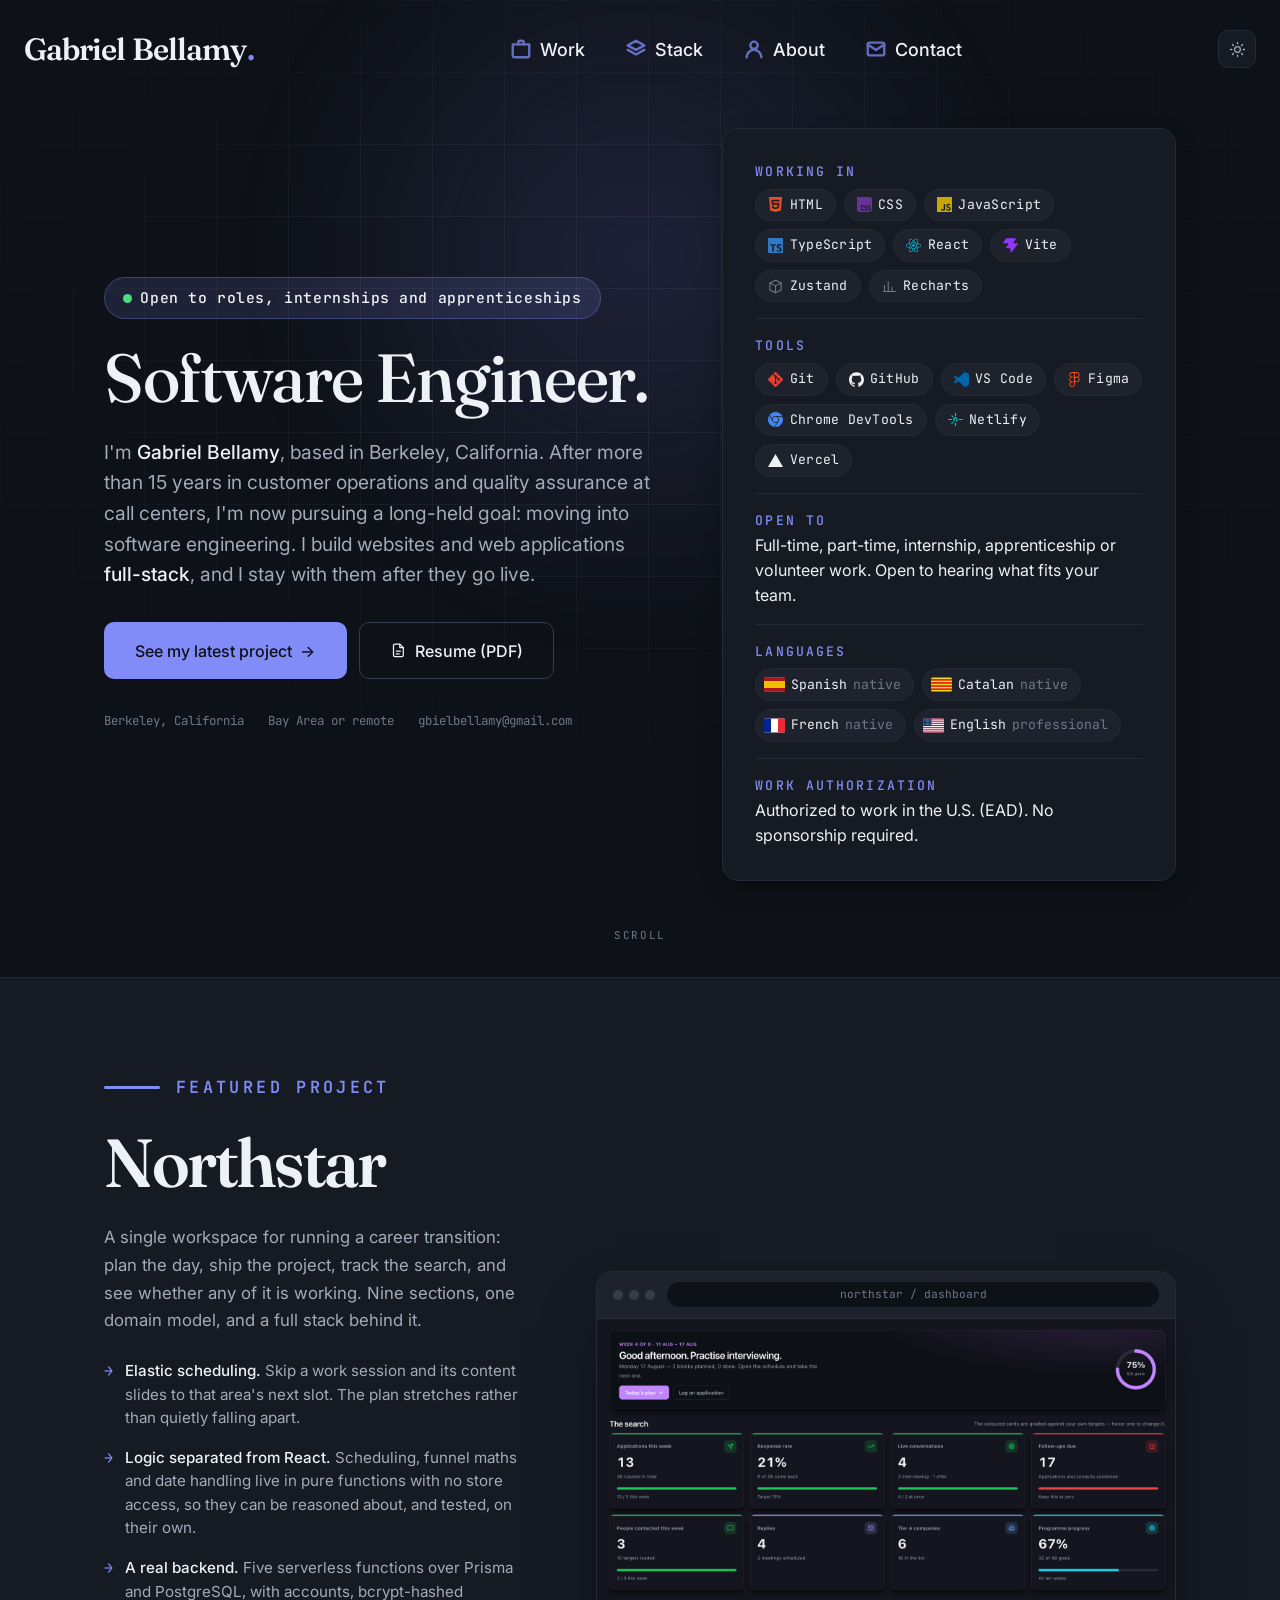
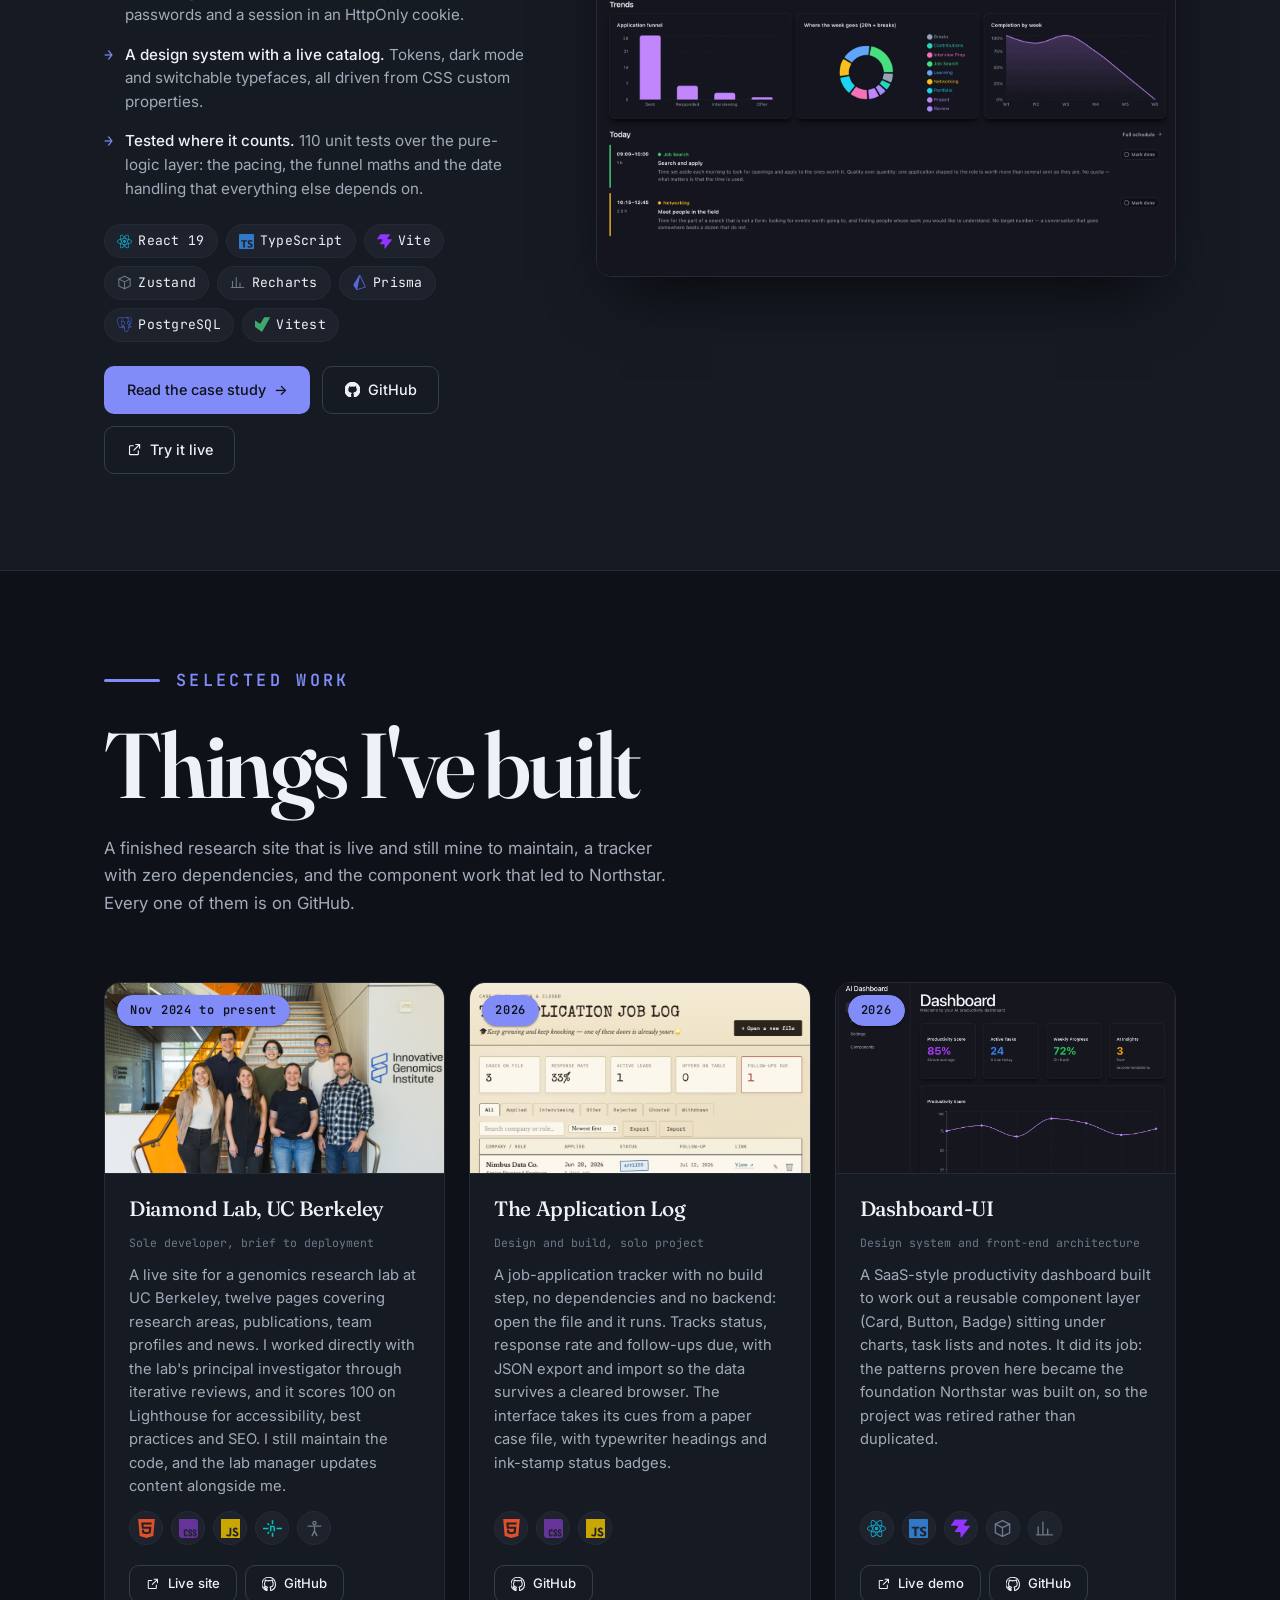
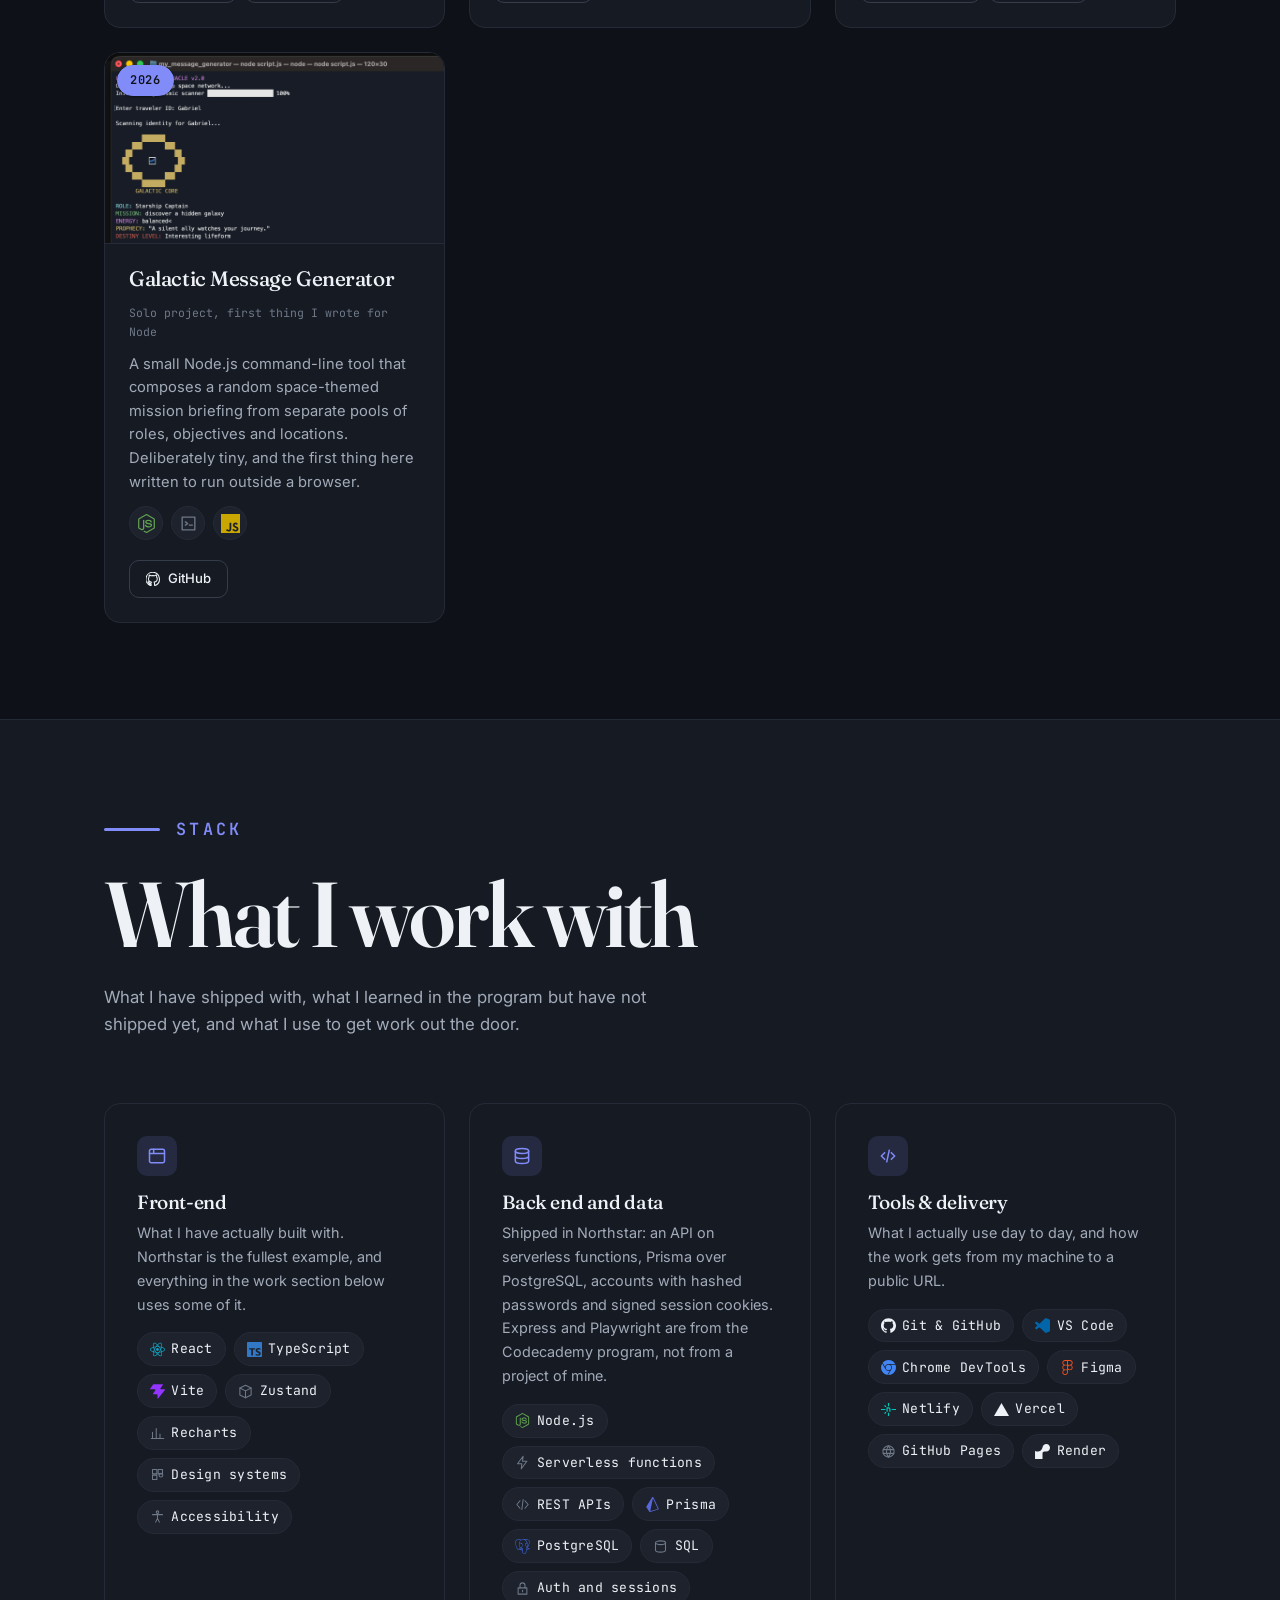
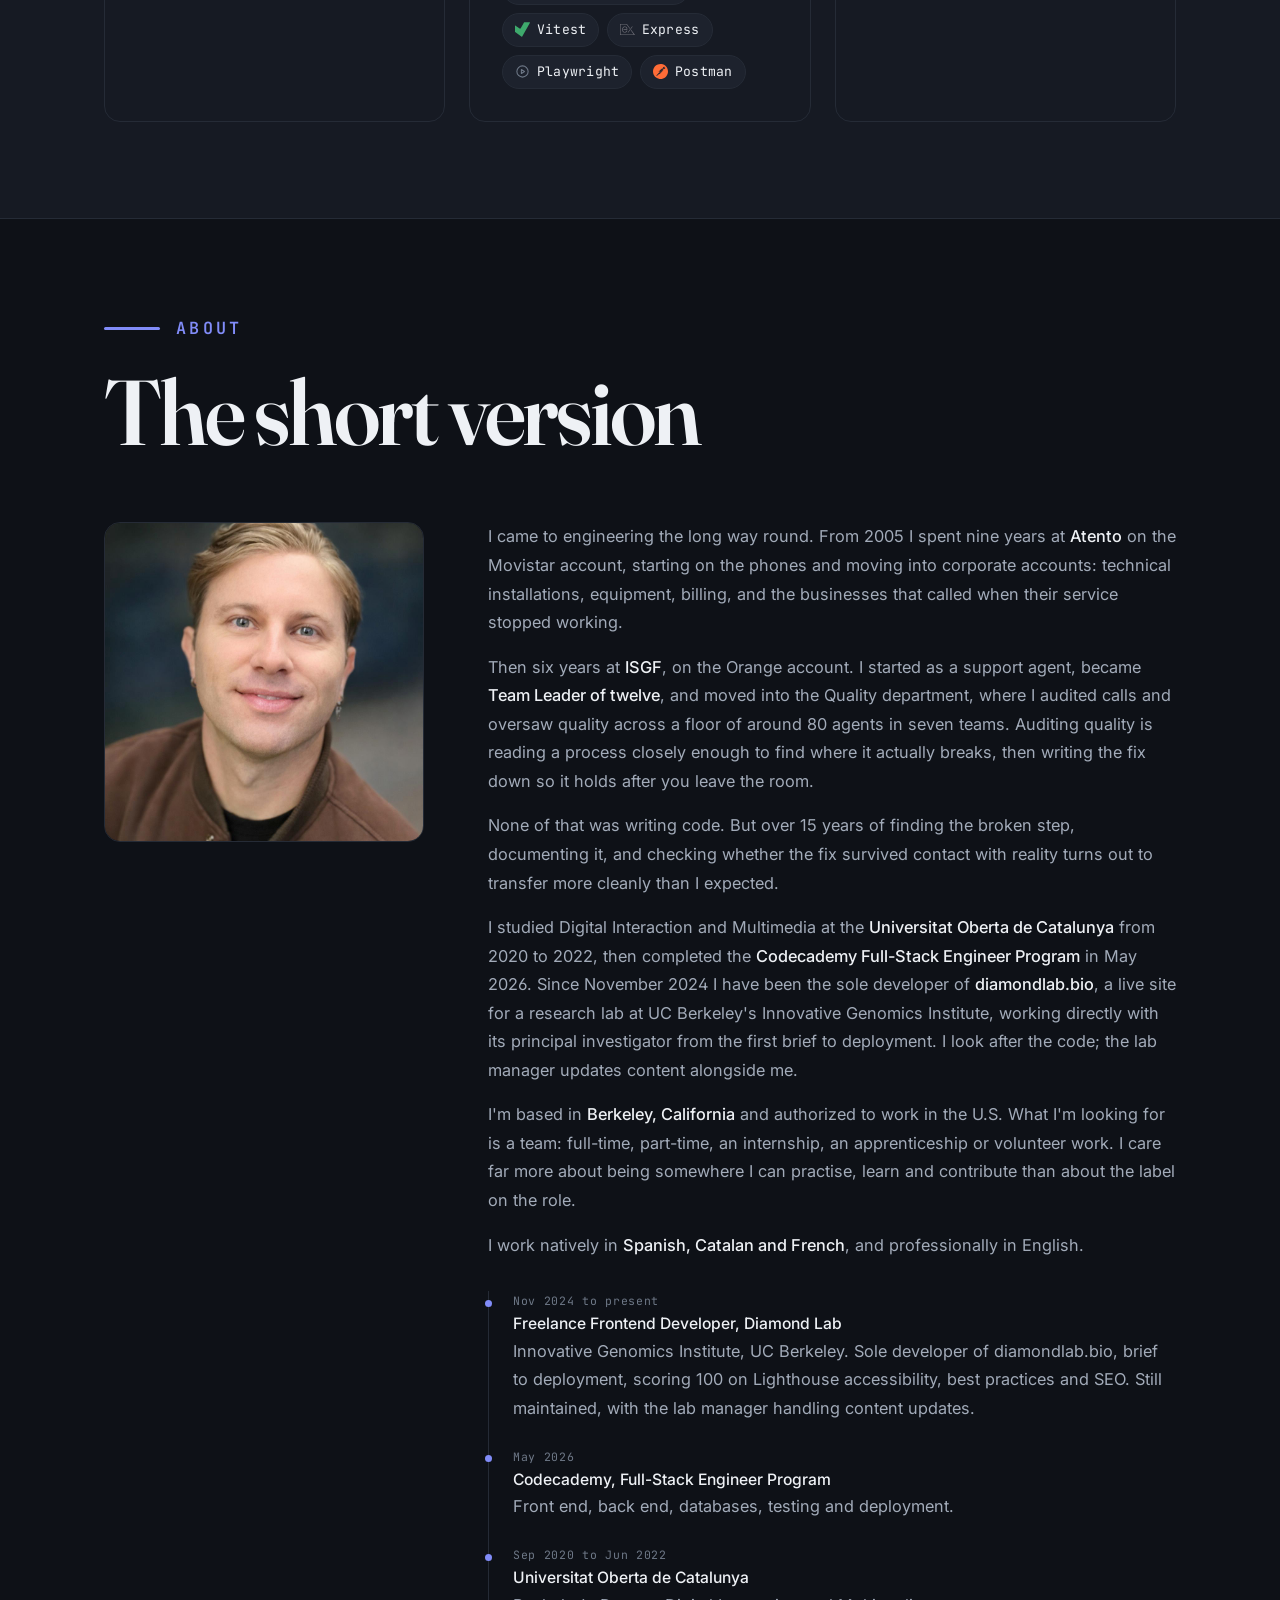
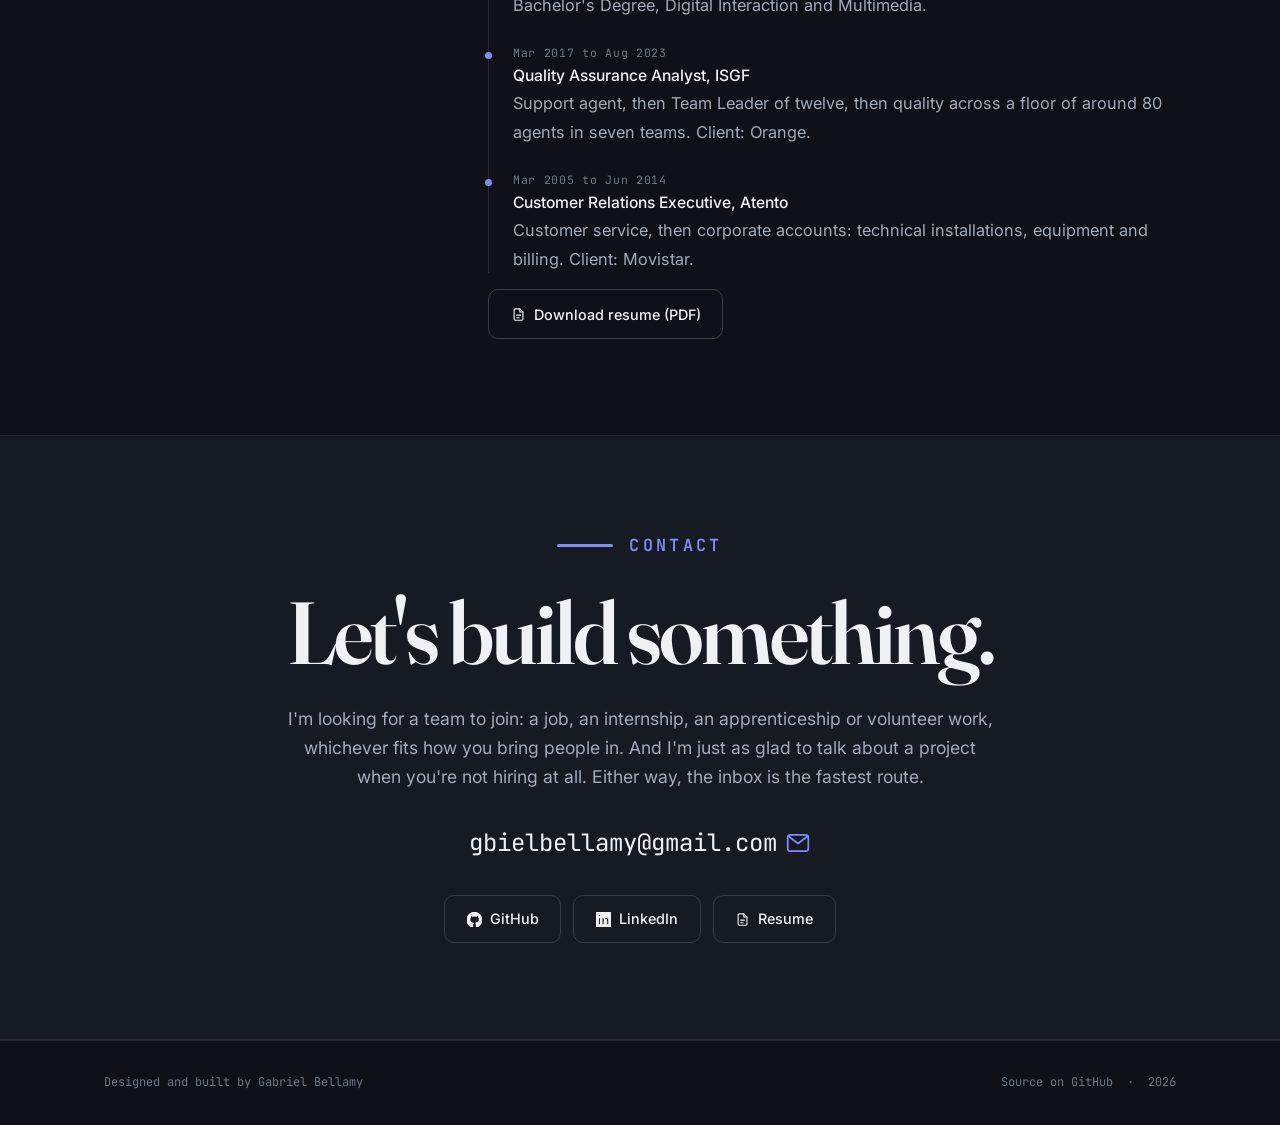
<file: index.html>
<!DOCTYPE html>
<html lang="en">
<head>
  <meta charset="UTF-8" />
  <meta name="viewport" content="width=device-width, initial-scale=1.0" />

  <title>Gabriel Bellamy, Software Engineer</title>
  <meta name="description" content="Gabriel Bellamy is a software engineer in Berkeley, California, building web applications with JavaScript, TypeScript and React. Over 15 years in customer operations and quality assurance behind the code. Open to roles, internships and apprenticeships." />
  <meta name="author" content="Gabriel Bellamy" />
  <link rel="canonical" href="https://gbielbellamy.github.io/" />

  <!-- Link previews on LinkedIn, Slack, X and messaging apps. -->
  <meta property="og:type" content="website" />
  <meta property="og:url" content="https://gbielbellamy.github.io/" />
  <meta property="og:title" content="Gabriel Bellamy, Software Engineer" />
  <meta property="og:description" content="Software engineer in Berkeley, California. React, TypeScript, and a finished site live for a UC Berkeley research lab. Open to roles, internships and apprenticeships." />
  <meta property="og:image" content="https://gbielbellamy.github.io/assets/og-image.png" />
  <meta property="og:image:width" content="1200" />
  <meta property="og:image:height" content="630" />
  <meta name="twitter:card" content="summary_large_image" />

  <link rel="icon" href="assets/favicon.svg" type="image/svg+xml" />
  <meta name="theme-color" content="#0e1117" />

  <!-- Open the font connection before the stylesheet asks for it. -->
  <link rel="preconnect" href="https://fonts.googleapis.com" />
  <link rel="preconnect" href="https://fonts.gstatic.com" crossorigin />
  <link href="https://fonts.googleapis.com/css2?family=Fraunces:ital,opsz,wght@0,9..144,400..700;1,9..144,400..600&family=Inter:wght@400;500;600&family=JetBrains+Mono:wght@400;500&display=swap" rel="stylesheet" />

  <link rel="stylesheet" href="css/style.css?v=2026-08-17c" />

  <!--
    Set the theme before the first paint, so the page never flashes the wrong
    one. Dark is the default on a first visit; after that the visitor's own
    choice is remembered. Everything else about the toggle lives in js/main.js.
  -->
  <script>
    (function () {
      var theme = 'dark';
      try {
        var saved = localStorage.getItem('gb-theme');
        if (saved === 'light' || saved === 'dark') theme = saved;
      } catch (error) {
        /* Storage unavailable: the default stands. */
      }
      document.documentElement.setAttribute('data-theme', theme);
    })();
  </script>
</head>

<body>

  <!--
    Icon sprite. Every piece of icon geometry on the page lives here, once, and
    the markup below refers to it by name. Keeps the document readable and lets
    the browser reuse one definition wherever an icon appears.
  -->
  <svg class="visually-hidden" aria-hidden="true" focusable="false">
    <defs>
      <symbol id="i-work" viewBox="0 0 24 24">
        <path d="M3 7h18v12a2 2 0 0 1-2 2H5a2 2 0 0 1-2-2z" />
        <path d="M9 7V5a2 2 0 0 1 2-2h2a2 2 0 0 1 2 2v2" />
      </symbol>
      <symbol id="i-stack" viewBox="0 0 24 24">
        <path d="m12 3 9 5-9 5-9-5z" />
        <path d="m3 13 9 5 9-5" />
      </symbol>
      <symbol id="i-about" viewBox="0 0 24 24">
        <circle cx="12" cy="8" r="4" />
        <path d="M4 21a8 8 0 0 1 16 0" />
      </symbol>
      <symbol id="i-contact" viewBox="0 0 24 24">
        <rect x="3" y="5" width="18" height="14" rx="2" />
        <path d="m3 7 9 6 9-6" />
      </symbol>
      <symbol id="i-sun" viewBox="0 0 24 24">
        <circle cx="12" cy="12" r="4" />
        <path d="M12 2v2M12 20v2M4.9 4.9l1.4 1.4M17.7 17.7l1.4 1.4M2 12h2M20 12h2M4.9 19.1l1.4-1.4M17.7 6.3l1.4-1.4" />
      </symbol>
      <symbol id="i-moon" viewBox="0 0 24 24">
        <path d="M21 12.8A9 9 0 1 1 11.2 3a7 7 0 0 0 9.8 9.8z" />
      </symbol>
      <symbol id="i-menu" viewBox="0 0 24 24">
        <path d="M4 7h16M4 12h16M4 17h16" />
      </symbol>
      <symbol id="i-external" viewBox="0 0 24 24">
        <path d="M14 4h6v6M20 4l-9 9M18 14v5a1 1 0 0 1-1 1H5a1 1 0 0 1-1-1V7a1 1 0 0 1 1-1h5" />
      </symbol>
      <symbol id="i-document" viewBox="0 0 24 24">
        <path d="M14 3H7a2 2 0 0 0-2 2v14a2 2 0 0 0 2 2h10a2 2 0 0 0 2-2V8z" />
        <path d="M14 3v5h5M9 13h6M9 17h4" />
      </symbol>
      <symbol id="i-github" viewBox="0 0 24 24">
        <path fill="currentColor" d="M12 .5a12 12 0 0 0-3.8 23.4c.6.1.8-.3.8-.6v-2c-3.3.7-4-1.6-4-1.6-.6-1.4-1.4-1.8-1.4-1.8-1.1-.7.1-.7.1-.7 1.2.1 1.8 1.2 1.8 1.2 1.1 1.8 2.8 1.3 3.5 1 .1-.8.4-1.3.8-1.6-2.7-.3-5.5-1.3-5.5-5.9 0-1.3.5-2.4 1.2-3.2-.1-.3-.5-1.5.1-3.2 0 0 1-.3 3.3 1.2a11.5 11.5 0 0 1 6 0C17.3 5 18.3 5.3 18.3 5.3c.6 1.7.2 2.9.1 3.2.8.8 1.2 1.9 1.2 3.2 0 4.6-2.8 5.6-5.5 5.9.4.4.8 1.1.8 2.2v3.3c0 .3.2.7.8.6A12 12 0 0 0 12 .5z" />
      </symbol>
      <symbol id="i-linkedin" viewBox="0 0 24 24">
        <path fill="currentColor" d="M20.4 20.4h-3.5v-5.6c0-1.3 0-3-1.9-3s-2.1 1.4-2.1 2.9v5.7H9.4V9h3.4v1.6h.1a3.7 3.7 0 0 1 3.3-1.8c3.6 0 4.2 2.3 4.2 5.4zM5.4 7.4a2 2 0 1 1 0-4.1 2 2 0 0 1 0 4.1M7.1 20.4H3.6V9h3.5zM22.2 0H1.8C.8 0 0 .8 0 1.7v20.6c0 1 .8 1.7 1.8 1.7h20.4c1 0 1.8-.8 1.8-1.7V1.7c0-.9-.8-1.7-1.8-1.7" />
      </symbol>
      <symbol id="i-flag-es" viewBox="0 0 60 40">
        <rect width="60" height="40" fill="#f1bf00" />
        <rect width="60" height="10" fill="#aa151b" />
        <rect y="30" width="60" height="10" fill="#aa151b" />
      </symbol>
      <symbol id="i-flag-cat" viewBox="0 0 60 40">
        <rect width="60" height="40" fill="#fcdd09" />
        <g fill="#da121a">
          <rect y="4.44" width="60" height="4.44" />
          <rect y="13.33" width="60" height="4.44" />
          <rect y="22.22" width="60" height="4.44" />
          <rect y="31.11" width="60" height="4.44" />
        </g>
      </symbol>
      <symbol id="i-flag-fr" viewBox="0 0 60 40">
        <rect width="60" height="40" fill="#fff" />
        <rect width="20" height="40" fill="#002395" />
        <rect x="40" width="20" height="40" fill="#ed2939" />
      </symbol>
      <symbol id="i-flag-us" viewBox="0 0 60 40">
                      <rect width="60" height="40" fill="#fff" />
                      <g fill="#b31942">
                        <rect y="0.000" width="60" height="3.077" />
                        <rect y="6.154" width="60" height="3.077" />
                        <rect y="12.308" width="60" height="3.077" />
                        <rect y="18.462" width="60" height="3.077" />
                        <rect y="24.615" width="60" height="3.077" />
                        <rect y="30.769" width="60" height="3.077" />
                        <rect y="36.923" width="60" height="3.077" />
                      </g>
                      <rect width="24" height="21.538" fill="#0a3161" />
                      <g fill="#fff">
                        <circle cx="2.20" cy="2.10" r="0.85" />
                        <circle cx="5.80" cy="2.10" r="0.85" />
                        <circle cx="9.40" cy="2.10" r="0.85" />
                        <circle cx="13.00" cy="2.10" r="0.85" />
                        <circle cx="16.60" cy="2.10" r="0.85" />
                        <circle cx="20.20" cy="2.10" r="0.85" />
                        <circle cx="2.20" cy="5.80" r="0.85" />
                        <circle cx="5.80" cy="5.80" r="0.85" />
                        <circle cx="9.40" cy="5.80" r="0.85" />
                        <circle cx="13.00" cy="5.80" r="0.85" />
                        <circle cx="16.60" cy="5.80" r="0.85" />
                        <circle cx="20.20" cy="5.80" r="0.85" />
                        <circle cx="2.20" cy="9.50" r="0.85" />
                        <circle cx="5.80" cy="9.50" r="0.85" />
                        <circle cx="9.40" cy="9.50" r="0.85" />
                        <circle cx="13.00" cy="9.50" r="0.85" />
                        <circle cx="16.60" cy="9.50" r="0.85" />
                        <circle cx="20.20" cy="9.50" r="0.85" />
                        <circle cx="2.20" cy="13.20" r="0.85" />
                        <circle cx="5.80" cy="13.20" r="0.85" />
                        <circle cx="9.40" cy="13.20" r="0.85" />
                        <circle cx="13.00" cy="13.20" r="0.85" />
                        <circle cx="16.60" cy="13.20" r="0.85" />
                        <circle cx="20.20" cy="13.20" r="0.85" />
                        <circle cx="2.20" cy="16.90" r="0.85" />
                        <circle cx="5.80" cy="16.90" r="0.85" />
                        <circle cx="9.40" cy="16.90" r="0.85" />
                        <circle cx="13.00" cy="16.90" r="0.85" />
                        <circle cx="16.60" cy="16.90" r="0.85" />
                        <circle cx="20.20" cy="16.90" r="0.85" />
                      </g>
                    </symbol>
      <symbol id="i-frontend" viewBox="0 0 24 24">
        <rect x="3" y="4" width="18" height="16" rx="2" />
        <path d="M3 9h18M8 4v5" />
      </symbol>
      <symbol id="i-database" viewBox="0 0 24 24">
        <ellipse cx="12" cy="6" rx="8" ry="3" />
        <path d="M4 6v6c0 1.7 3.6 3 8 3s8-1.3 8-3V6M4 12v6c0 1.7 3.6 3 8 3s8-1.3 8-3v-6" />
      </symbol>
      <symbol id="i-code" viewBox="0 0 24 24">
        <path d="m8 16-4-4 4-4M16 8l4 4-4 4M13.5 5l-3 14" />
      </symbol>
      <symbol id="i-mail" viewBox="0 0 24 24">
        <rect x="2.5" y="4.5" width="19" height="15" rx="2.5" />
        <path d="m3.2 5.8 8.8 6.6 8.8-6.6" />
      </symbol>
    </defs>
  </svg>

  <a href="#main" class="skip-link">Skip to main content</a>

  <div class="progress" role="presentation"></div>

  <!-- ===================== NAVIGATION ===================== -->
  <header>
    <nav class="nav" aria-label="Primary">
      <a href="#top" class="nav__brand">Gabriel Bellamy<span class="accent">.</span></a>

      <ul class="nav__menu" id="nav-menu">
        <li>
          <a class="nav__link" href="#work">
            <svg class="nav__icon" aria-hidden="true"><use href="#i-work" /></svg>
            Work
          </a>
        </li>
        <li>
          <a class="nav__link" href="#stack">
            <svg class="nav__icon" aria-hidden="true"><use href="#i-stack" /></svg>
            Stack
          </a>
        </li>
        <li>
          <a class="nav__link" href="#about">
            <svg class="nav__icon" aria-hidden="true"><use href="#i-about" /></svg>
            About
          </a>
        </li>
        <li>
          <a class="nav__link" href="#contact">
            <svg class="nav__icon" aria-hidden="true"><use href="#i-contact" /></svg>
            Contact
          </a>
        </li>
      </ul>

      <div class="nav__actions">
        <button class="icon-btn theme-toggle" type="button" aria-label="Switch to light theme">
          <svg class="icon-sun" aria-hidden="true"><use href="#i-sun" /></svg>
          <svg class="icon-moon" aria-hidden="true"><use href="#i-moon" /></svg>
        </button>

        <button class="icon-btn nav__burger" type="button" aria-label="Open menu" aria-expanded="false" aria-controls="nav-menu">
          <svg aria-hidden="true"><use href="#i-menu" /></svg>
        </button>
      </div>
    </nav>
  </header>

  <main id="main">

    <!-- ===================== HERO ===================== -->
    <section class="hero" id="top">
      <div class="hero__grid" aria-hidden="true"></div>
      <div class="hero__glow" aria-hidden="true"></div>

      <div class="container hero__inner">
        <div>
          <p class="hero__eyebrow rise">
            <span class="pill">
              <span class="pill__dot" aria-hidden="true"></span>
              Open to roles, internships and apprenticeships
            </span>
          </p>

          <h1 class="hero__title rise" style="--rise-delay: 80ms">
            Software Engineer.
          </h1>

          <p class="hero__lede rise" style="--rise-delay: 160ms">
            I'm <strong>Gabriel Bellamy</strong>, based in Berkeley, California. After
            more than 15 years in customer operations and quality assurance at call
            centers, I'm now pursuing a long-held goal: moving into software
            engineering. I build websites and web applications <strong>full-stack</strong>,
            and I stay with them after they go live.
          </p>

          <div class="hero__actions rise" style="--rise-delay: 240ms">
            <a class="btn btn--primary btn--lg" href="#northstar">
              See my latest project
              <span class="btn__arrow" aria-hidden="true">→</span>
            </a>
            <a class="btn btn--outline btn--lg" href="assets/Gabriel_Bellamy_Resume.pdf?v=2026-08-17" target="_blank" rel="noopener noreferrer">
              <svg class="btn__icon" aria-hidden="true"><use href="#i-document" /></svg>
              Resume (PDF)
            </a>
          </div>

          <p class="hero__meta rise" style="--rise-delay: 320ms">
            <span>Berkeley, California</span>
            <span>Bay Area or remote</span>
            <span>gbielbellamy@gmail.com</span>
          </p>
        </div>

        <aside class="hero__card rise" style="--rise-delay: 200ms" aria-label="At a glance">
          <dl>
            <div>
              <dt>Working in</dt>
              <dd>
                <ul class="tech-list" data-tech="HTML, CSS, JavaScript, TypeScript, React, Vite, Zustand, Recharts"></ul>
              </dd>
            </div>
            <div>
              <dt>Tools</dt>
              <dd>
                <ul class="tech-list" data-tech="Git, GitHub, VS Code, Figma, Chrome DevTools, Netlify, Vercel"></ul>
              </dd>
            </div>
            <div>
              <dt>Open to</dt>
              <dd>Full-time, part-time, internship, apprenticeship or volunteer work. Open to hearing what fits your team.</dd>
            </div>
            <div>
              <dt>Languages</dt>
              <dd>
                <ul class="flag-list">
                  <li class="flag-item">
                    <svg class="flag" aria-hidden="true"><use href="#i-flag-es" /></svg>
                    Spanish <span class="flag-level">native</span>
                  </li>
                  <li class="flag-item">
                    <svg class="flag" aria-hidden="true"><use href="#i-flag-cat" /></svg>
                    Catalan <span class="flag-level">native</span>
                  </li>
                  <li class="flag-item">
                    <svg class="flag" aria-hidden="true"><use href="#i-flag-fr" /></svg>
                    French <span class="flag-level">native</span>
                  </li>
                  <li class="flag-item">
                    <svg class="flag" aria-hidden="true"><use href="#i-flag-us" /></svg>
                    English <span class="flag-level">professional</span>
                  </li>
                </ul>
              </dd>
            </div>
            <div>
              <dt>Work authorization</dt>
              <dd>Authorized to work in the U.S. (EAD). No sponsorship required.</dd>
            </div>
          </dl>
        </aside>
      </div>

      <p class="hero__scroll" aria-hidden="true">Scroll</p>
    </section>


    <!-- ===================== FEATURED PROJECT ===================== -->
    <section class="section section--tinted" id="northstar" aria-labelledby="northstar-title">
      <div class="container">
        <div class="featured">

          <div class="featured__body reveal">
            <p class="featured__kicker">Featured project</p>

            <h2 class="featured__title" id="northstar-title">Northstar</h2>

            <p class="featured__desc">
              A single workspace for running a career transition: plan the day, ship the
              project, track the search, and see whether any of it is working. Nine
              sections, one domain model, and a full stack behind it.
            </p>

            <ul class="featured__points">
              <li>
                <span><strong>Elastic scheduling.</strong> Skip a work session and its
                content slides to that area's next slot. The plan stretches rather than
                quietly falling apart.</span>
              </li>
              <li>
                <span><strong>Logic separated from React.</strong> Scheduling, funnel
                maths and date handling live in pure functions with no store access, so
                they can be reasoned about, and tested, on their own.</span>
              </li>
              <li>
                <span><strong>A real backend.</strong> Five serverless functions over
                Prisma and PostgreSQL, with accounts, bcrypt-hashed passwords and a
                session in an HttpOnly cookie.</span>
              </li>
              <li>
                <span><strong>A design system with a live catalog.</strong> Tokens,
                dark mode and switchable typefaces, all driven from CSS custom
                properties.</span>
              </li>
              <li>
                <span><strong>Tested where it counts.</strong> 110 unit tests over the
                pure-logic layer: the pacing, the funnel maths and the date handling
                that everything else depends on.</span>
              </li>
            </ul>

            <ul class="tag-list" aria-label="Technologies used">
              <li class="tag">React 19</li>
              <li class="tag">TypeScript</li>
              <li class="tag">Vite</li>
              <li class="tag">Zustand</li>
              <li class="tag">Recharts</li>
              <li class="tag">Prisma</li>
              <li class="tag">PostgreSQL</li>
              <li class="tag">Vitest</li>
            </ul>

            <div class="featured__actions">
              <a class="btn btn--primary" href="work/northstar.html">
                Read the case study
                <span class="btn__arrow" aria-hidden="true">→</span>
              </a>
              <a class="btn btn--outline" href="https://github.com/gbielbellamy/northstar-project" target="_blank" rel="noopener noreferrer">
                <svg class="btn__icon" aria-hidden="true"><use href="#i-github" /></svg>
                GitHub
              </a>
              <a class="btn btn--outline" href="https://northstar-project-ruby.vercel.app/" target="_blank" rel="noopener noreferrer">
                <svg class="btn__icon" aria-hidden="true"><use href="#i-external" /></svg>
                Try it live
              </a>
            </div>
          </div>

          <div class="featured__media reveal" style="--reveal-delay: 120ms">
            <figure class="frame">
              <div class="frame__bar" aria-hidden="true">
                <div class="frame__dots"><i></i><i></i><i></i></div>
                <span class="frame__url">northstar / dashboard</span>
              </div>
              <img class="frame__shot theme-shot theme-shot--dark"
                   src="assets/northstar-dashboard.png"
                   alt="The Northstar dashboard: application funnel statistics, today's schedule blocks, weekly progress and a chart of hours by area."
                   width="1600" height="1544"
                   loading="lazy" decoding="async" />
              <img class="frame__shot theme-shot theme-shot--light"
                   src="assets/northstar-dashboard-light.png"
                   alt="" aria-hidden="true"
                   width="1600" height="1544"
                   loading="lazy" decoding="async" />
            </figure>
          </div>

        </div>
      </div>
    </section>


    <!-- ===================== WORK GRID ===================== -->
    <section class="section" id="work" aria-labelledby="work-title">
      <div class="container">
        <div class="section-head reveal">
          <p class="section-label">Selected work</p>
          <h2 class="section-title" id="work-title">Things I've built</h2>
          <p class="section-intro">
            A finished research site that is live and still mine to maintain, a tracker
            with zero dependencies, and the component work that led to Northstar. Every
            one of them is on GitHub.
          </p>
        </div>

        <!-- Cards are rendered from js/projects.js. -->
        <div class="work-grid" id="work-grid"></div>
      </div>
    </section>


    <!-- ===================== STACK ===================== -->
    <section class="section section--tinted" id="stack" aria-labelledby="stack-title">
      <div class="container">
        <div class="section-head reveal">
          <p class="section-label">Stack</p>
          <h2 class="section-title" id="stack-title">What I work with</h2>
          <p class="section-intro">
            What I have shipped with, what I learned in the program but have not
            shipped yet, and what I use to get work out the door.
          </p>
        </div>

        <div class="stack-grid">

          <article class="stack-card reveal">
            <div class="stack-card__icon" aria-hidden="true">
              <svg aria-hidden="true"><use href="#i-frontend" /></svg>
            </div>
            <h3 class="stack-card__title">Front-end</h3>
            <p class="stack-card__note">
              What I have actually built with. Northstar is the fullest example, and
              everything in the work section below uses some of it.
            </p>
            <ul class="tag-list">
              <li class="tag">React</li>
              <li class="tag">TypeScript</li>
              <li class="tag">Vite</li>
              <li class="tag">Zustand</li>
              <li class="tag">Recharts</li>
              <li class="tag">Design systems</li>
              <li class="tag">Accessibility</li>
            </ul>
          </article>

          <article class="stack-card reveal" style="--reveal-delay: 90ms">
            <div class="stack-card__icon" aria-hidden="true">
              <svg aria-hidden="true"><use href="#i-database" /></svg>
            </div>
            <h3 class="stack-card__title">Back end and data</h3>
            <p class="stack-card__note">
              Shipped in Northstar: an API on serverless functions, Prisma over
              PostgreSQL, accounts with hashed passwords and signed session cookies.
              Express and Playwright are from the Codecademy program, not from a
              project of mine.
            </p>
            <ul class="tag-list">
              <li class="tag">Node.js</li>
              <li class="tag">Serverless functions</li>
              <li class="tag">REST APIs</li>
              <li class="tag">Prisma</li>
              <li class="tag">PostgreSQL</li>
              <li class="tag">SQL</li>
              <li class="tag">Auth and sessions</li>
              <li class="tag">Vitest</li>
              <li class="tag">Express</li>
              <li class="tag">Playwright</li>
              <li class="tag">Postman</li>
            </ul>
          </article>

          <article class="stack-card reveal" style="--reveal-delay: 180ms">
            <div class="stack-card__icon" aria-hidden="true">
              <svg aria-hidden="true"><use href="#i-code" /></svg>
            </div>
            <h3 class="stack-card__title">Tools &amp; delivery</h3>
            <p class="stack-card__note">
              What I actually use day to day, and how the work gets from my machine to
              a public URL.
            </p>
            <ul class="tag-list">
              <li class="tag">Git &amp; GitHub</li>
              <li class="tag">VS Code</li>
              <li class="tag">Chrome DevTools</li>
              <li class="tag">Figma</li>
              <li class="tag">Netlify</li>
              <li class="tag">Vercel</li>
              <li class="tag">GitHub Pages</li>
              <li class="tag">Render</li>
            </ul>
          </article>

        </div>
      </div>
    </section>


    <!-- ===================== ABOUT ===================== -->
    <section class="section" id="about" aria-labelledby="about-title">
      <div class="container">
        <div class="section-head reveal">
          <p class="section-label">About</p>
          <h2 class="section-title" id="about-title">The short version</h2>
        </div>

        <div class="about">
          <figure class="about__figure reveal">
            <img src="assets/me.jpeg" alt="Portrait of Gabriel Bellamy." width="640" height="640" loading="lazy" decoding="async" />
          </figure>

          <div class="about__prose reveal" style="--reveal-delay: 90ms">
            <p>
              I came to engineering the long way round. From 2005 I spent nine years at
              <strong>Atento</strong> on the Movistar account, starting on the phones
              and moving into corporate accounts: technical installations, equipment,
              billing, and the businesses that called when their service stopped
              working.
            </p>
            <p>
              Then six years at <strong>ISGF</strong>, on the Orange account. I started
              as a support agent, became <strong>Team Leader of twelve</strong>, and
              moved into the Quality department, where I audited calls and oversaw
              quality across a floor of around 80 agents in seven teams. Auditing quality is reading a process
              closely enough to find where it actually breaks, then writing the fix
              down so it holds after you leave the room.
            </p>
            <p>
              None of that was writing code. But over 15 years of finding the broken
              step, documenting it, and checking whether the fix survived contact with
              reality turns out to transfer more cleanly than I expected.
            </p>
            <p>
              I studied Digital Interaction and Multimedia at the <strong>Universitat
              Oberta de Catalunya</strong> from 2020 to 2022, then completed the
              <strong>Codecademy Full-Stack Engineer Program</strong> in May 2026. Since November 2024 I have been the sole
              developer of <strong>diamondlab.bio</strong>, a live site for a research
              lab at UC Berkeley's Innovative Genomics Institute, working directly with
              its principal investigator from the first brief to deployment. I look after
              the code; the lab manager updates content alongside me.
            </p>
            <p>
              I'm based in <strong>Berkeley, California</strong> and authorized to work
              in the U.S. What I'm looking for is a team: full-time, part-time, an
              internship, an apprenticeship or volunteer work. I care far more about
              being somewhere I can practise, learn and contribute than about the label
              on the role.
            </p>
            <p>
              I work natively in <strong>Spanish, Catalan and French</strong>, and
              professionally in English.
            </p>

            <ul class="timeline">
              <li>
                <span class="timeline__when">Nov 2024 to present</span>
                <span class="timeline__what">Freelance Frontend Developer, Diamond Lab</span>
                <p class="timeline__detail">
                  Innovative Genomics Institute, UC Berkeley. Sole developer of
                  diamondlab.bio, brief to deployment, scoring 100 on Lighthouse
                  accessibility, best practices and SEO. Still maintained, with the lab
                  manager handling content updates.
                </p>
              </li>
              <li>
                <span class="timeline__when">May 2026</span>
                <span class="timeline__what">Codecademy, Full-Stack Engineer Program</span>
                <p class="timeline__detail">
                  Front end, back end, databases, testing and deployment.
                </p>
              </li>
              <li>
                <span class="timeline__when">Sep 2020 to Jun 2022</span>
                <span class="timeline__what">Universitat Oberta de Catalunya</span>
                <p class="timeline__detail">
                  Bachelor's Degree, Digital Interaction and Multimedia.
                </p>
              </li>
              <li>
                <span class="timeline__when">Mar 2017 to Aug 2023</span>
                <span class="timeline__what">Quality Assurance Analyst, ISGF</span>
                <p class="timeline__detail">
                  Support agent, then Team Leader of twelve, then quality across a
                  floor of around 80 agents in seven teams. Client: Orange.
                </p>
              </li>
              <li>
                <span class="timeline__when">Mar 2005 to Jun 2014</span>
                <span class="timeline__what">Customer Relations Executive, Atento</span>
                <p class="timeline__detail">
                  Customer service, then corporate accounts: technical installations,
                  equipment and billing. Client: Movistar.
                </p>
              </li>
            </ul>

            <p>
              <a class="btn btn--outline" href="assets/Gabriel_Bellamy_Resume.pdf?v=2026-08-17" target="_blank" rel="noopener noreferrer">
                <svg class="btn__icon" aria-hidden="true"><use href="#i-document" /></svg>
                Download resume (PDF)
              </a>
            </p>
          </div>
        </div>
      </div>
    </section>


    <!-- ===================== CONTACT ===================== -->
    <section class="section section--tinted" id="contact" aria-labelledby="contact-title">
      <div class="container">
        <div class="contact reveal">
          <p class="section-label" style="justify-content: center">Contact</p>
          <h2 class="contact__title" id="contact-title">Let's build something.</h2>
          <p class="contact__text">
            I'm looking for a team to join: a job, an internship, an apprenticeship or
            volunteer work, whichever fits how you bring people in. And I'm just as glad
            to talk about a project when you're not hiring at all. Either way, the inbox
            is the fastest route.
          </p>

          <a class="contact__mail" href="mailto:gbielbellamy@gmail.com">
            gbielbellamy@gmail.com
            <svg class="mail-icon" aria-hidden="true"><use href="#i-mail" /></svg>
          </a>

          <div class="contact__links">
            <a class="btn btn--outline" href="https://github.com/gbielbellamy" target="_blank" rel="noopener noreferrer">
              <svg class="btn__icon" aria-hidden="true"><use href="#i-github" /></svg>
              GitHub
            </a>
            <a class="btn btn--outline" href="https://linkedin.com/in/gbielbellamy" target="_blank" rel="noopener noreferrer">
              <svg class="btn__icon" aria-hidden="true"><use href="#i-linkedin" /></svg>
              LinkedIn
            </a>
            <a class="btn btn--outline" href="assets/Gabriel_Bellamy_Resume.pdf?v=2026-08-17" target="_blank" rel="noopener noreferrer">
              <svg class="btn__icon" aria-hidden="true"><use href="#i-document" /></svg>
              Resume
            </a>
          </div>
        </div>
      </div>
    </section>

  </main>

  <!-- ===================== FOOTER ===================== -->
  <footer class="footer">
    <div class="container footer__inner">
      <p>Designed and built by Gabriel Bellamy</p>
      <p>
        <a href="https://github.com/gbielbellamy/gbielbellamy.github.io" target="_blank" rel="noopener noreferrer">Source on GitHub</a>
        &nbsp;·&nbsp;
        <span id="year"></span>
      </p>
    </div>
  </footer>

  <script src="js/projects.js?v=2026-08-17c"></script>
  <script src="js/tech-icons.js?v=2026-08-17c"></script>
  <script src="js/main.js?v=2026-08-17c"></script>
</body>
</html>
</file>
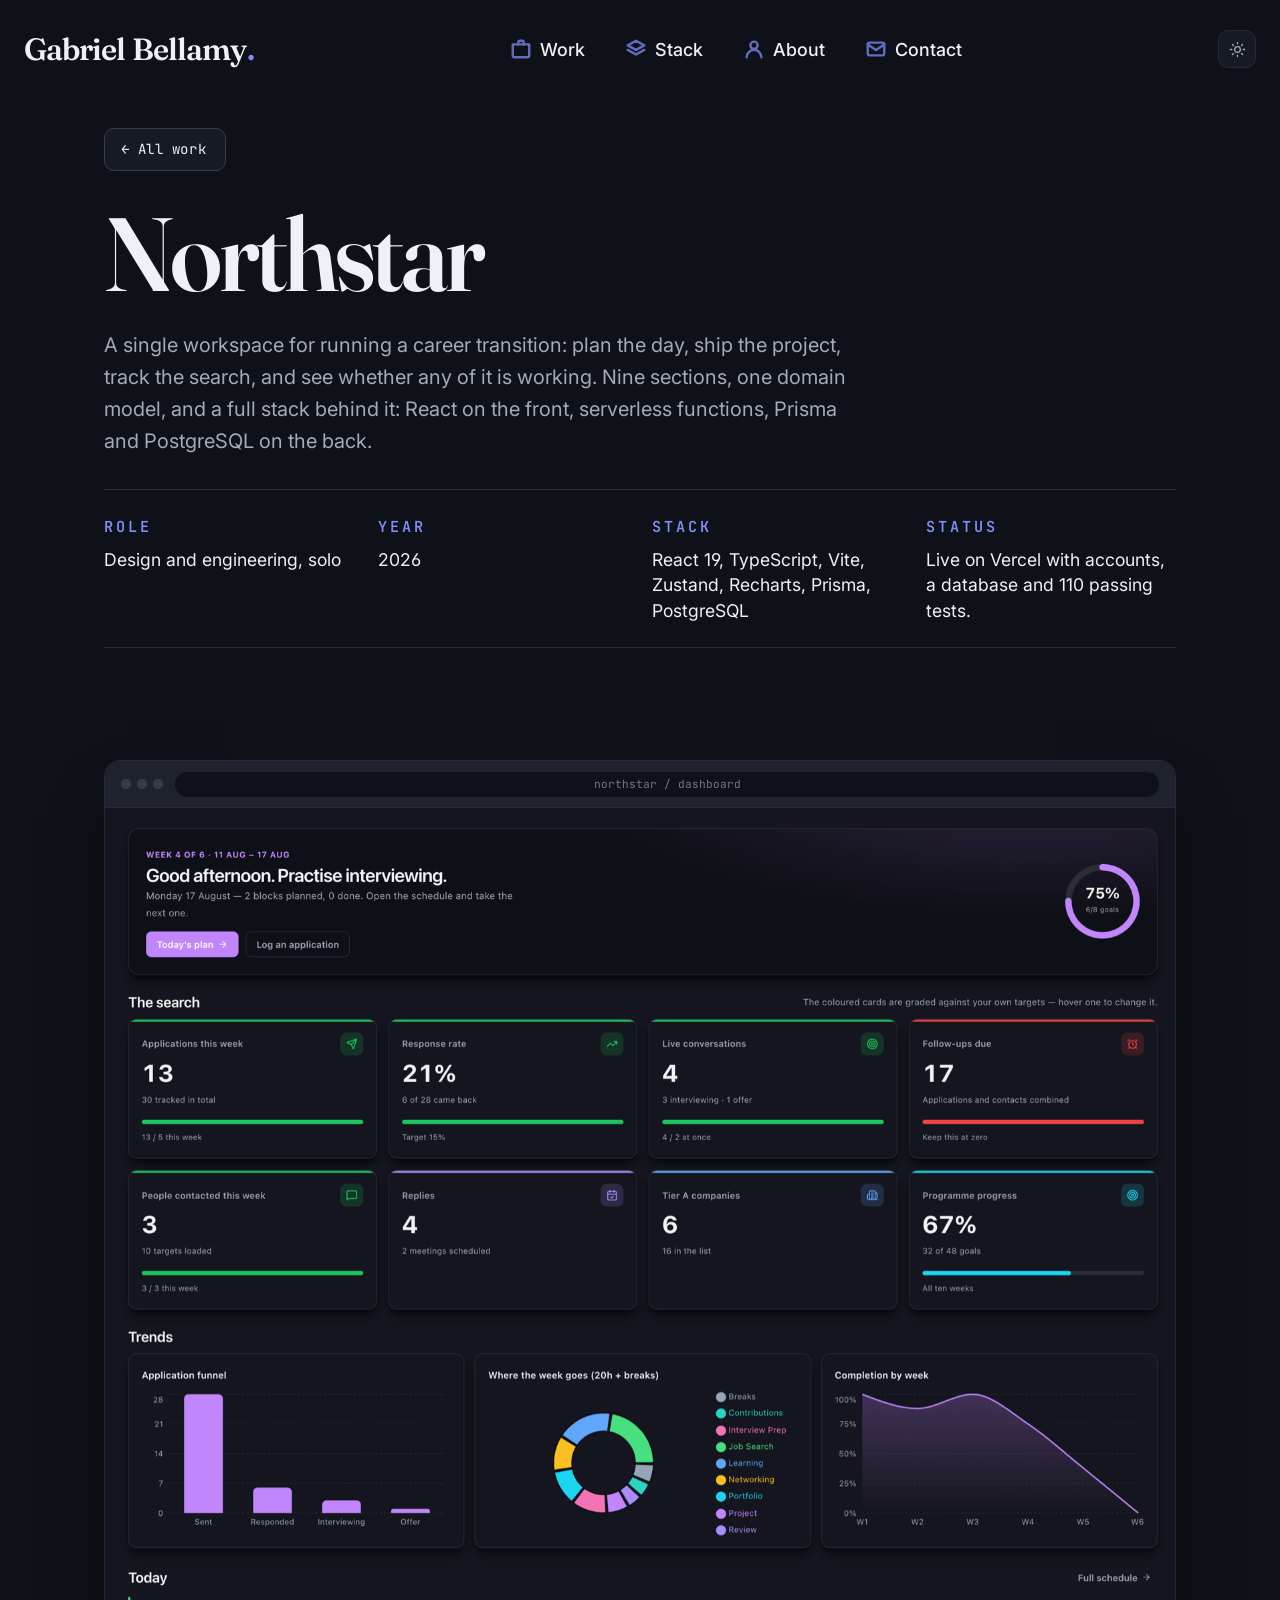
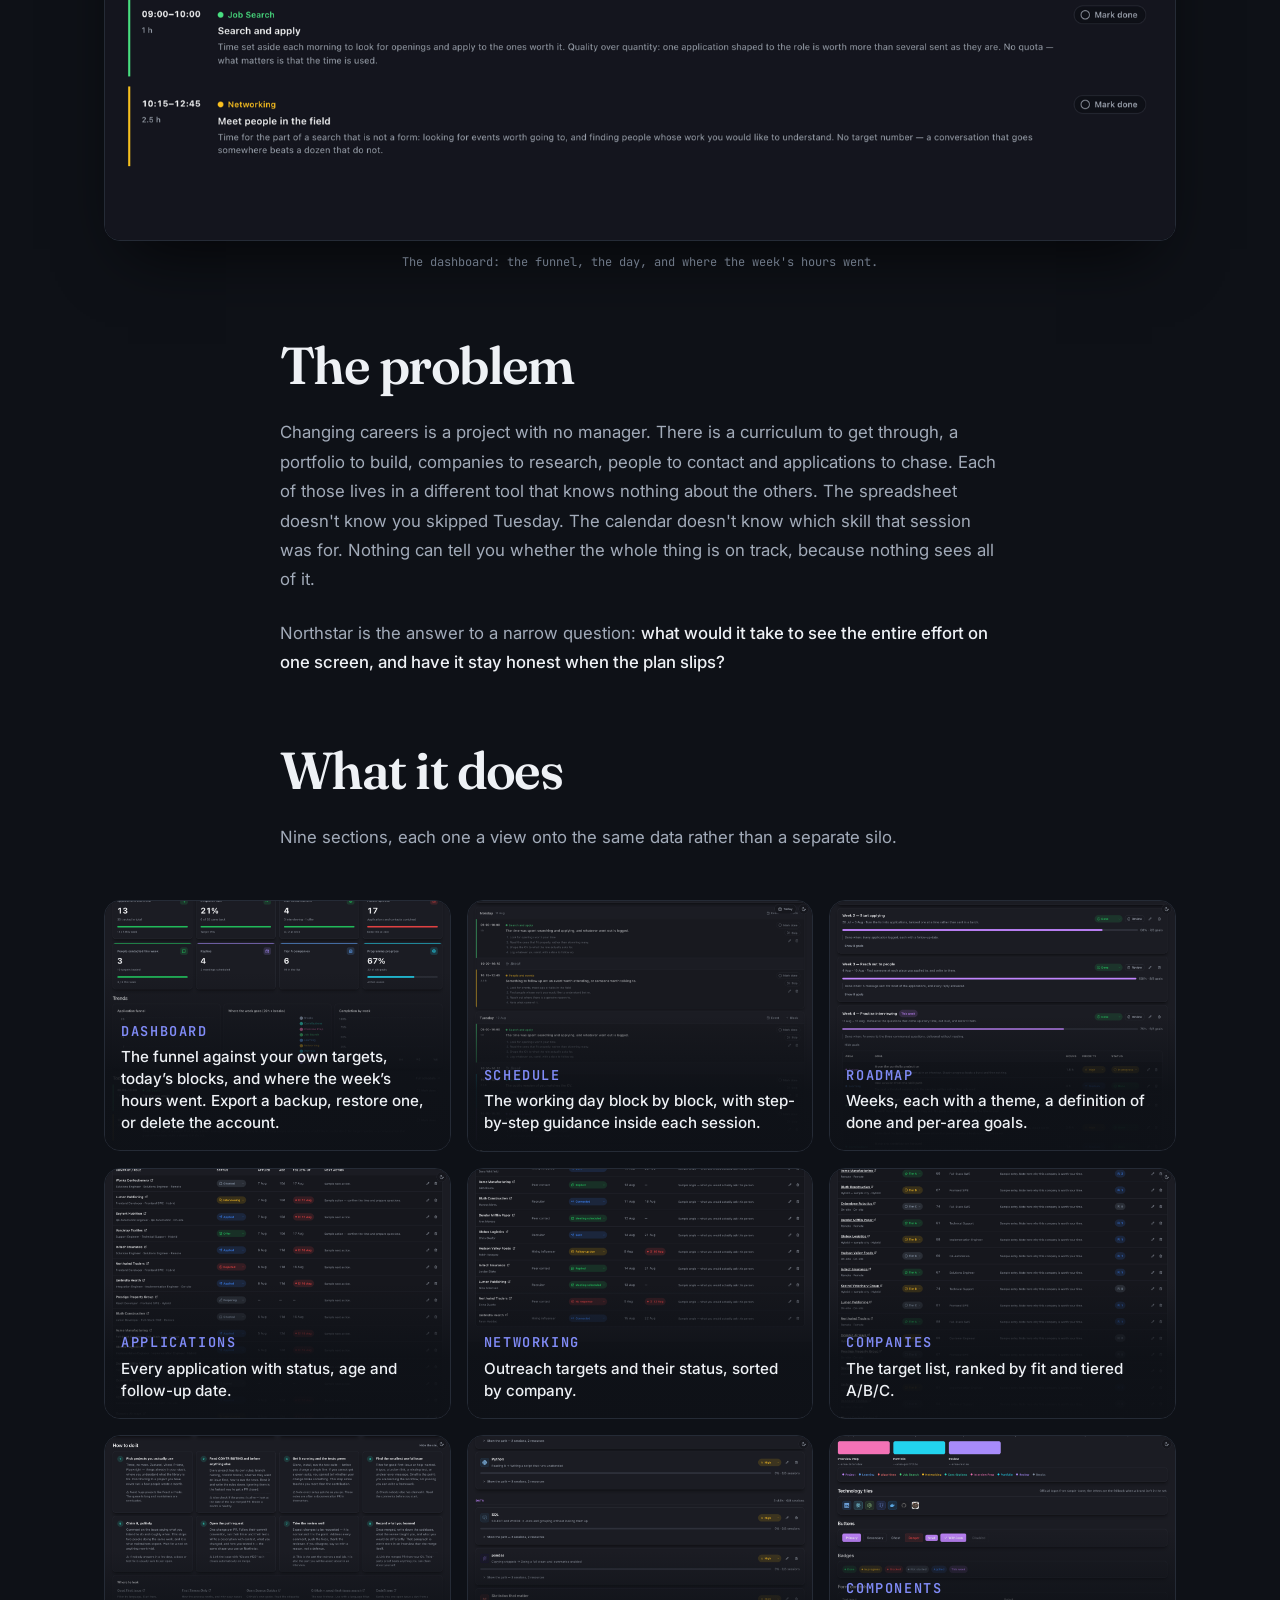
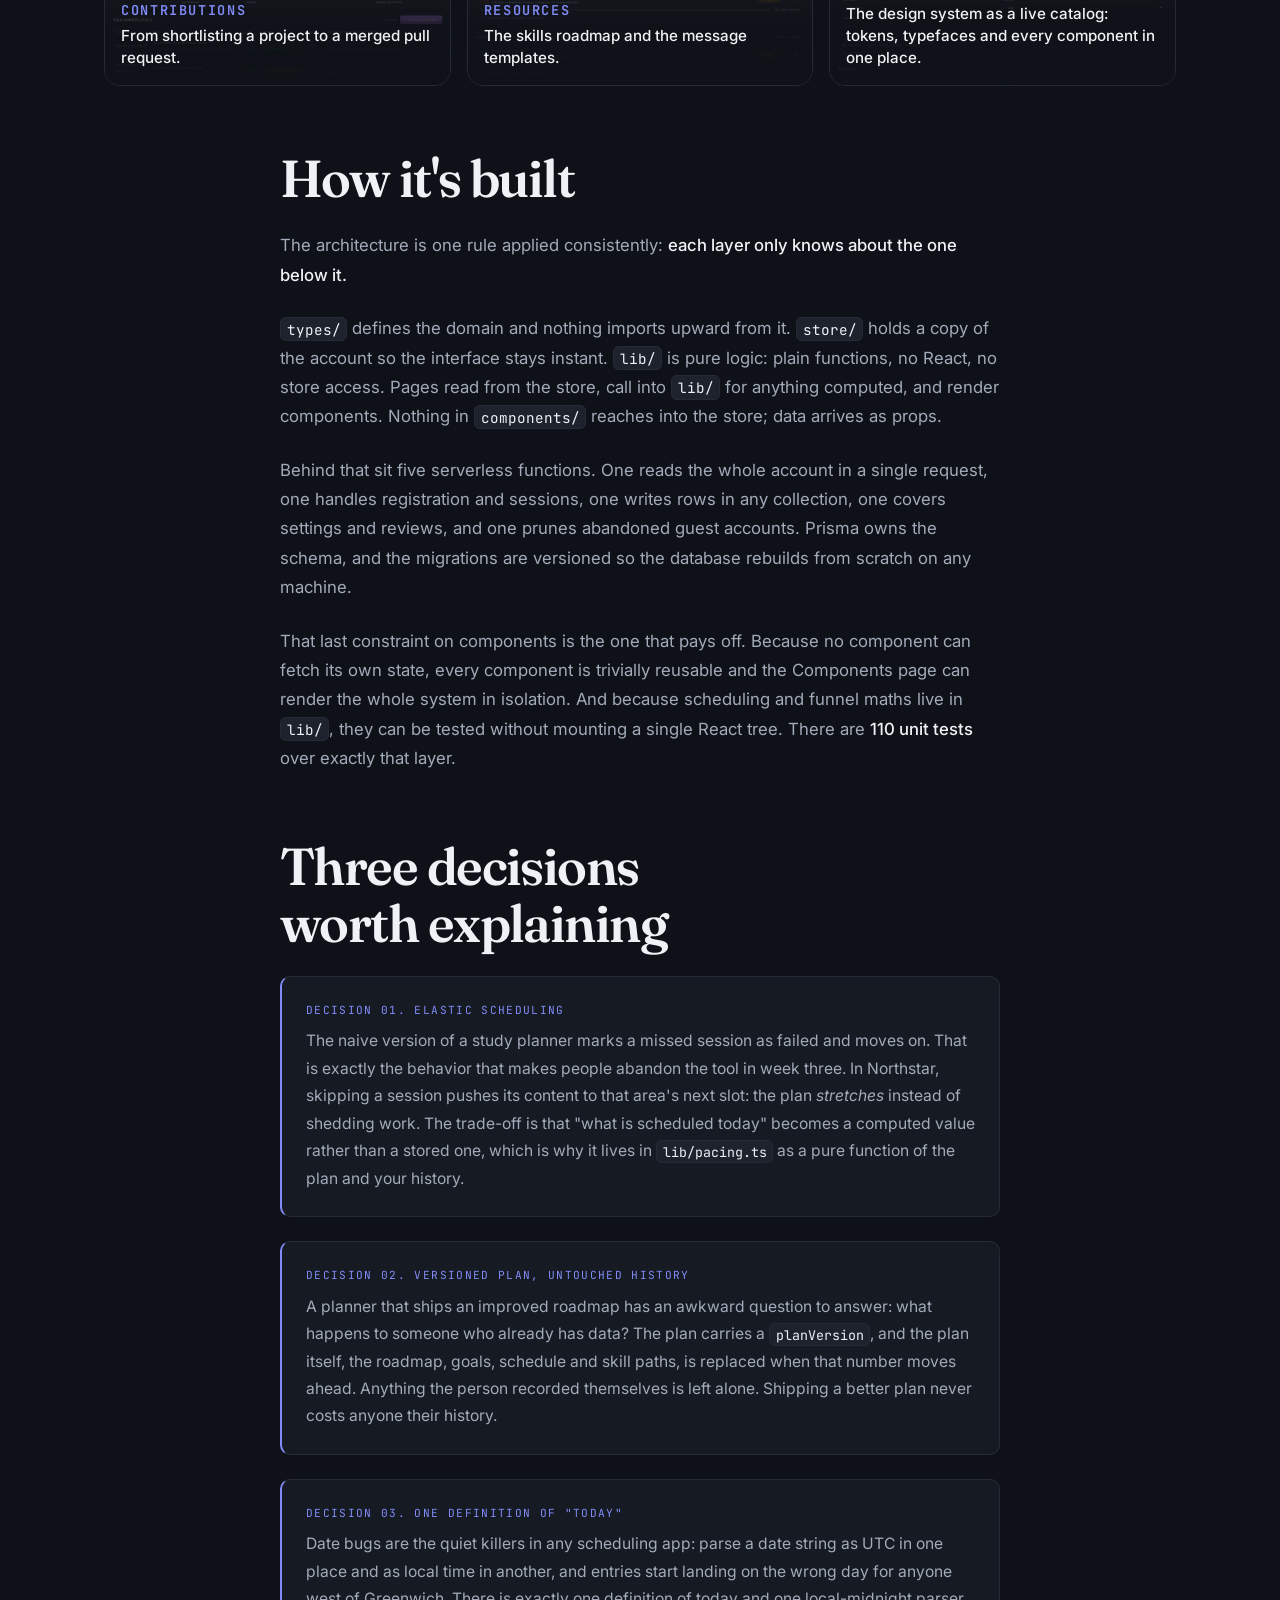
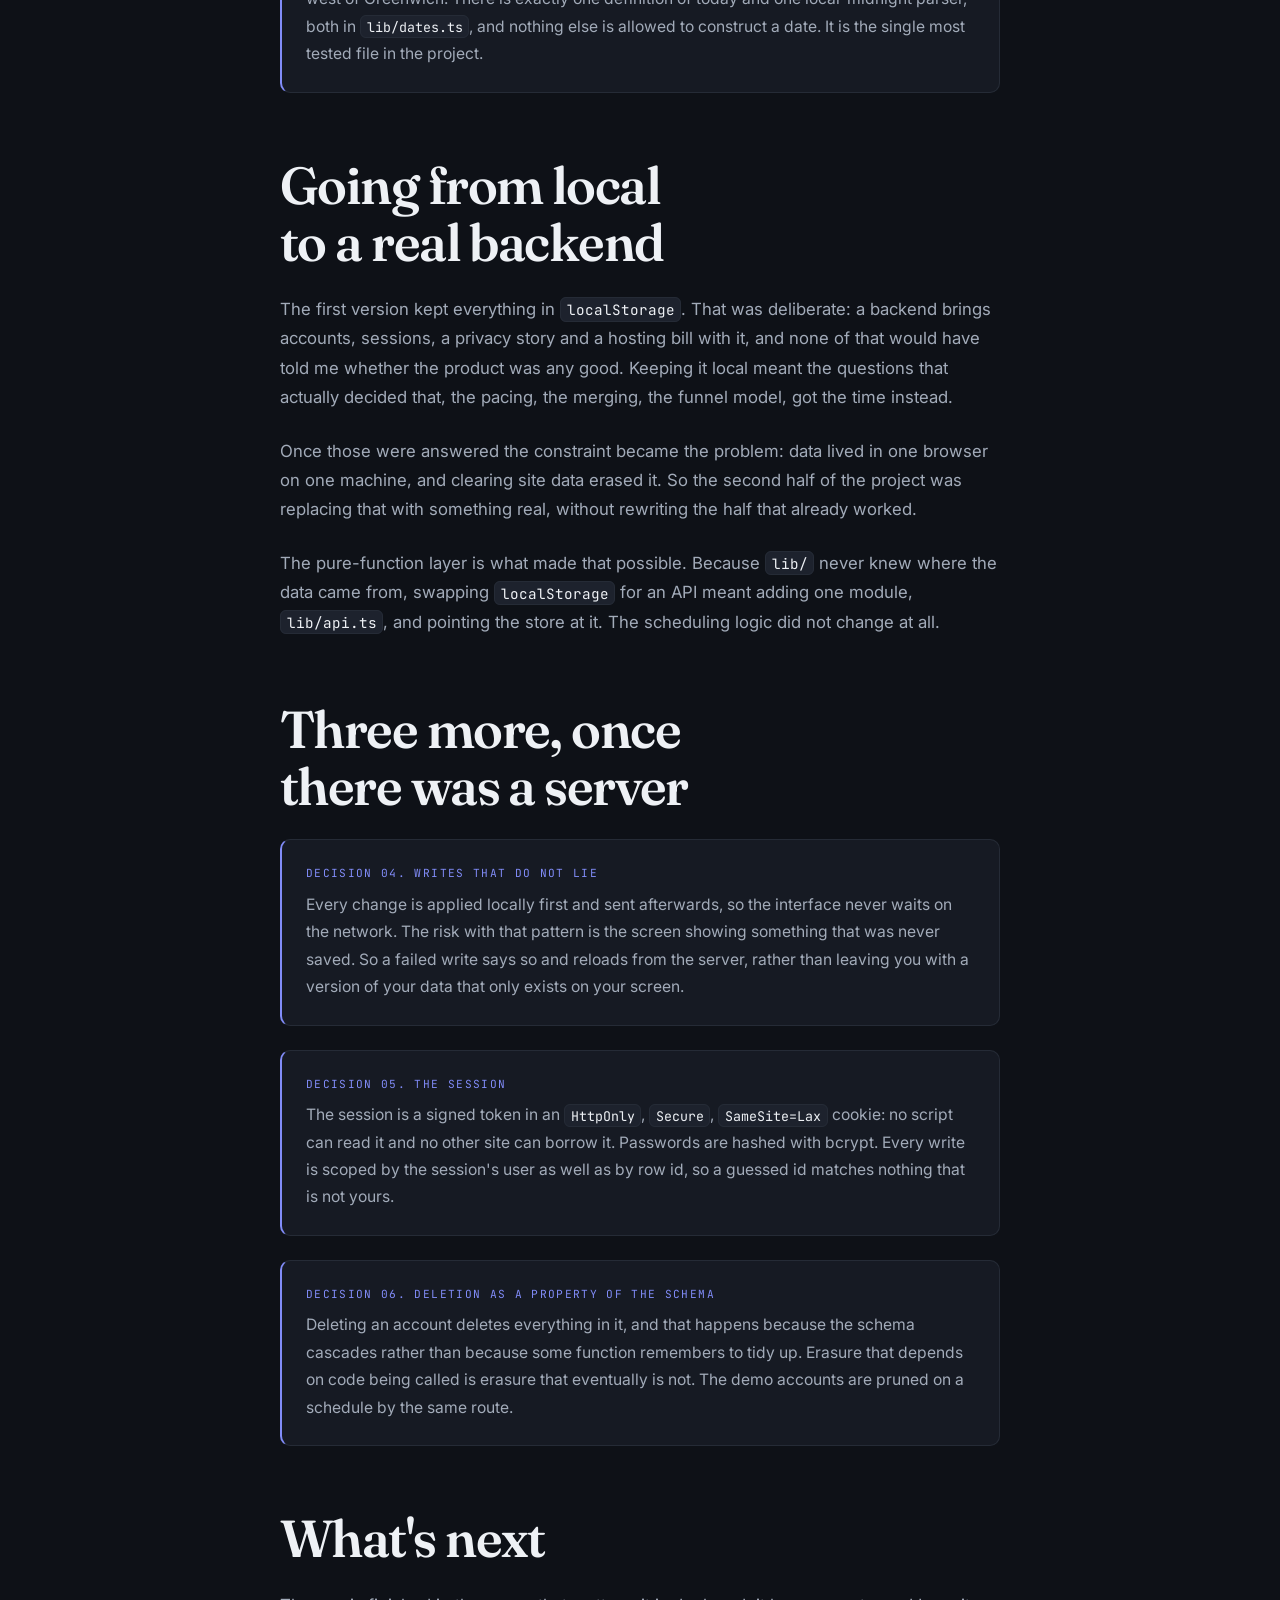
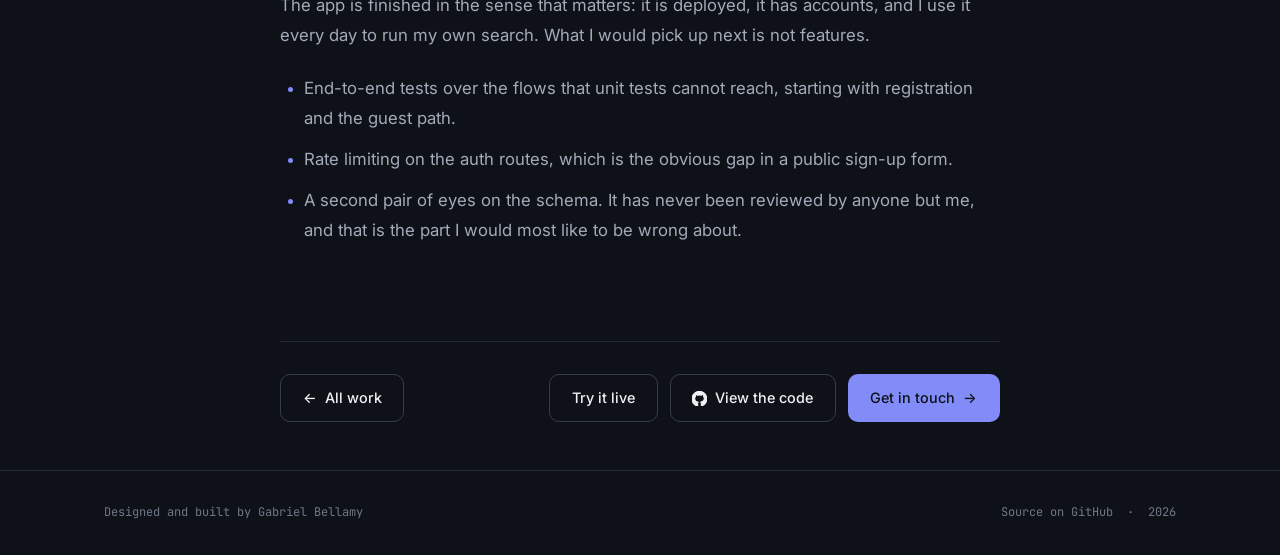
<file: work/northstar.html>
<!DOCTYPE html>
<html lang="en">
<head>
  <meta charset="UTF-8" />
  <meta name="viewport" content="width=device-width, initial-scale=1.0" />

  <title>Northstar, a case study | Gabriel Bellamy</title>
  <meta name="description" content="How Northstar was built: a nine-section career workspace in React and TypeScript, on serverless functions, Prisma and PostgreSQL, with elastic scheduling and logic kept out of the components." />
  <meta name="author" content="Gabriel Bellamy" />
  <link rel="canonical" href="https://gbielbellamy.github.io/work/northstar.html" />

  <meta property="og:type" content="article" />
  <meta property="og:url" content="https://gbielbellamy.github.io/work/northstar.html" />
  <meta property="og:title" content="Northstar, a case study" />
  <meta property="og:description" content="A nine-section career workspace in React, TypeScript, Prisma and PostgreSQL. Elastic scheduling, session cookies, and logic kept out of the components." />
  <meta property="og:image" content="https://gbielbellamy.github.io/assets/og-image.png" />
  <meta property="og:image:width" content="1200" />
  <meta property="og:image:height" content="630" />
  <meta name="twitter:card" content="summary_large_image" />

  <link rel="icon" href="../assets/favicon.svg" type="image/svg+xml" />
  <meta name="theme-color" content="#0e1117" />

  <link rel="preconnect" href="https://fonts.googleapis.com" />
  <link rel="preconnect" href="https://fonts.gstatic.com" crossorigin />
  <link href="https://fonts.googleapis.com/css2?family=Fraunces:ital,opsz,wght@0,9..144,400..700;1,9..144,400..600&family=Inter:wght@400;500;600&family=JetBrains+Mono:wght@400;500&display=swap" rel="stylesheet" />

  <link rel="stylesheet" href="../css/style.css?v=2026-08-17c" />

  <script>
    (function () {
      var theme = 'dark';
      try {
        var saved = localStorage.getItem('gb-theme');
        if (saved === 'light' || saved === 'dark') theme = saved;
      } catch (error) {
        /* Storage unavailable: the default stands. */
      }
      document.documentElement.setAttribute('data-theme', theme);
    })();
  </script>
</head>

<body>

  <!--
    Icon sprite. Every piece of icon geometry on the page lives here, once, and
    the markup below refers to it by name. Keeps the document readable and lets
    the browser reuse one definition wherever an icon appears.
  -->
  <svg class="visually-hidden" aria-hidden="true" focusable="false">
    <defs>
      <symbol id="i-work" viewBox="0 0 24 24">
        <path d="M3 7h18v12a2 2 0 0 1-2 2H5a2 2 0 0 1-2-2z" />
        <path d="M9 7V5a2 2 0 0 1 2-2h2a2 2 0 0 1 2 2v2" />
      </symbol>
      <symbol id="i-stack" viewBox="0 0 24 24">
        <path d="m12 3 9 5-9 5-9-5z" />
        <path d="m3 13 9 5 9-5" />
      </symbol>
      <symbol id="i-about" viewBox="0 0 24 24">
        <circle cx="12" cy="8" r="4" />
        <path d="M4 21a8 8 0 0 1 16 0" />
      </symbol>
      <symbol id="i-contact" viewBox="0 0 24 24">
        <rect x="3" y="5" width="18" height="14" rx="2" />
        <path d="m3 7 9 6 9-6" />
      </symbol>
      <symbol id="i-sun" viewBox="0 0 24 24">
        <circle cx="12" cy="12" r="4" />
        <path d="M12 2v2M12 20v2M4.9 4.9l1.4 1.4M17.7 17.7l1.4 1.4M2 12h2M20 12h2M4.9 19.1l1.4-1.4M17.7 6.3l1.4-1.4" />
      </symbol>
      <symbol id="i-moon" viewBox="0 0 24 24">
        <path d="M21 12.8A9 9 0 1 1 11.2 3a7 7 0 0 0 9.8 9.8z" />
      </symbol>
      <symbol id="i-menu" viewBox="0 0 24 24">
        <path d="M4 7h16M4 12h16M4 17h16" />
      </symbol>
      <symbol id="i-github" viewBox="0 0 24 24">
        <path fill="currentColor" d="M12 .5a12 12 0 0 0-3.8 23.4c.6.1.8-.3.8-.6v-2c-3.3.7-4-1.6-4-1.6-.6-1.4-1.4-1.8-1.4-1.8-1.1-.7.1-.7.1-.7 1.2.1 1.8 1.2 1.8 1.2 1.1 1.8 2.8 1.3 3.5 1 .1-.8.4-1.3.8-1.6-2.7-.3-5.5-1.3-5.5-5.9 0-1.3.5-2.4 1.2-3.2-.1-.3-.5-1.5.1-3.2 0 0 1-.3 3.3 1.2a11.5 11.5 0 0 1 6 0C17.3 5 18.3 5.3 18.3 5.3c.6 1.7.2 2.9.1 3.2.8.8 1.2 1.9 1.2 3.2 0 4.6-2.8 5.6-5.5 5.9.4.4.8 1.1.8 2.2v3.3c0 .3.2.7.8.6A12 12 0 0 0 12 .5z" />
      </symbol>
    </defs>
  </svg>

  <a href="#main" class="skip-link">Skip to main content</a>

  <div class="progress" role="presentation"></div>

  <header>
    <nav class="nav" aria-label="Primary">
      <a href="../index.html" class="nav__brand">Gabriel Bellamy<span class="accent">.</span></a>

      <ul class="nav__menu" id="nav-menu">
        <li>
          <a class="nav__link" href="../index.html#work">
            <svg class="nav__icon" aria-hidden="true"><use href="#i-work" /></svg>
            Work
          </a>
        </li>
        <li>
          <a class="nav__link" href="../index.html#stack">
            <svg class="nav__icon" aria-hidden="true"><use href="#i-stack" /></svg>
            Stack
          </a>
        </li>
        <li>
          <a class="nav__link" href="../index.html#about">
            <svg class="nav__icon" aria-hidden="true"><use href="#i-about" /></svg>
            About
          </a>
        </li>
        <li>
          <a class="nav__link" href="../index.html#contact">
            <svg class="nav__icon" aria-hidden="true"><use href="#i-contact" /></svg>
            Contact
          </a>
        </li>
      </ul>

      <div class="nav__actions">
        <button class="icon-btn theme-toggle" type="button" aria-label="Switch to light theme">
          <svg class="icon-sun" aria-hidden="true"><use href="#i-sun" /></svg>
          <svg class="icon-moon" aria-hidden="true"><use href="#i-moon" /></svg>
        </button>

        <button class="icon-btn nav__burger" type="button" aria-label="Open menu" aria-expanded="false" aria-controls="nav-menu">
          <svg aria-hidden="true"><use href="#i-menu" /></svg>
        </button>
      </div>
    </nav>
  </header>

  <main id="main">

    <!-- ===================== HEADER ===================== -->
    <article>
      <header class="cs-hero">
        <div class="container">
          <a class="cs-back" href="../index.html#work">
            <span aria-hidden="true">←</span> All work
          </a>

          <h1 class="cs-title">Northstar</h1>

          <p class="cs-lede">
            A single workspace for running a career transition: plan the day, ship the
            project, track the search, and see whether any of it is working. Nine
            sections, one domain model, and a full stack behind it: React on the front,
            serverless functions, Prisma and PostgreSQL on the back.
          </p>

          <dl class="cs-meta">
            <div>
              <dt>Role</dt>
              <dd>Design and engineering, solo</dd>
            </div>
            <div>
              <dt>Year</dt>
              <dd>2026</dd>
            </div>
            <div>
              <dt>Stack</dt>
              <dd>React 19, TypeScript, Vite, Zustand, Recharts, Prisma, PostgreSQL</dd>
            </div>
            <div>
              <dt>Status</dt>
              <dd>Live on Vercel with accounts, a database and 110 passing tests.</dd>
            </div>
          </dl>
        </div>
      </header>

      <!-- ===================== SCREENSHOT ===================== -->
      <div class="container">
        <figure class="cs-figure reveal">
          <div class="frame">
            <div class="frame__bar" aria-hidden="true">
              <div class="frame__dots"><i></i><i></i><i></i></div>
              <span class="frame__url">northstar / dashboard</span>
            </div>
            <img class="frame__shot theme-shot theme-shot--dark"
                 src="../assets/northstar-dashboard.png"
                 alt="The Northstar dashboard: application funnel statistics, today's schedule blocks, weekly progress and a chart of hours by area."
                 width="1600" height="1544" decoding="async" />
            <img class="frame__shot theme-shot theme-shot--light"
                 src="../assets/northstar-dashboard-light.png"
                 alt="" aria-hidden="true"
                 width="1600" height="1544" decoding="async" />
          </div>
          <figcaption>The dashboard: the funnel, the day, and where the week's hours went.</figcaption>
        </figure>
      </div>

      <!-- ===================== BODY ===================== -->
      <div class="container">
        <div class="prose">

          <h2>The problem</h2>
          <p>
            Changing careers is a project with no manager. There is a curriculum to get
            through, a portfolio to build, companies to research, people to contact and
            applications to chase. Each of those lives in a different tool that
            knows nothing about the others. The spreadsheet doesn't know you skipped
            Tuesday. The calendar doesn't know which skill that session was for. Nothing
            can tell you whether the whole thing is on track, because nothing sees all
            of it.
          </p>
          <p>
            Northstar is the answer to a narrow question: <strong>what would it take to
            see the entire effort on one screen, and have it stay honest when the plan
            slips?</strong>
          </p>

          <h2>What it does</h2>
          <p>
            Nine sections, each one a view onto the same data rather than a separate
            silo.
          </p>
        </div>
      </div>

      <div class="container">
        <div class="bento">
            <figure class="bento__tile reveal" style="--reveal-delay: 0ms">
              <img class="theme-shot theme-shot--dark" src="../assets/northstar/dashboard.png"
                   alt="The Dashboard section of Northstar."
                   width="1200" height="870" loading="lazy" decoding="async" />
              <img class="theme-shot theme-shot--light" src="../assets/northstar/dashboard-light.png"
                   alt="" aria-hidden="true"
                   width="1200" height="870" loading="lazy" decoding="async" />
              <figcaption>
                <strong>Dashboard</strong>
                <span>The funnel against your own targets, today’s blocks, and where the week’s hours went. Export a backup, restore one, or delete the account.</span>
              </figcaption>
            </figure>
            <figure class="bento__tile reveal" style="--reveal-delay: 70ms">
              <img class="theme-shot theme-shot--dark" src="../assets/northstar/schedule.png"
                   alt="The Schedule section of Northstar."
                   width="1200" height="870" loading="lazy" decoding="async" />
              <img class="theme-shot theme-shot--light" src="../assets/northstar/schedule-light.png"
                   alt="" aria-hidden="true"
                   width="1200" height="870" loading="lazy" decoding="async" />
              <figcaption>
                <strong>Schedule</strong>
                <span>The working day block by block, with step-by-step guidance inside each session.</span>
              </figcaption>
            </figure>
            <figure class="bento__tile reveal" style="--reveal-delay: 140ms">
              <img class="theme-shot theme-shot--dark" src="../assets/northstar/roadmap.png"
                   alt="The Roadmap section of Northstar."
                   width="1200" height="870" loading="lazy" decoding="async" />
              <img class="theme-shot theme-shot--light" src="../assets/northstar/roadmap-light.png"
                   alt="" aria-hidden="true"
                   width="1200" height="870" loading="lazy" decoding="async" />
              <figcaption>
                <strong>Roadmap</strong>
                <span>Weeks, each with a theme, a definition of done and per-area goals.</span>
              </figcaption>
            </figure>
            <figure class="bento__tile reveal" style="--reveal-delay: 210ms">
              <img class="theme-shot theme-shot--dark" src="../assets/northstar/applications.png"
                   alt="The Applications section of Northstar."
                   width="1200" height="870" loading="lazy" decoding="async" />
              <img class="theme-shot theme-shot--light" src="../assets/northstar/applications-light.png"
                   alt="" aria-hidden="true"
                   width="1200" height="870" loading="lazy" decoding="async" />
              <figcaption>
                <strong>Applications</strong>
                <span>Every application with status, age and follow-up date.</span>
              </figcaption>
            </figure>
            <figure class="bento__tile reveal" style="--reveal-delay: 280ms">
              <img class="theme-shot theme-shot--dark" src="../assets/northstar/networking.png"
                   alt="The Networking section of Northstar."
                   width="1200" height="870" loading="lazy" decoding="async" />
              <img class="theme-shot theme-shot--light" src="../assets/northstar/networking-light.png"
                   alt="" aria-hidden="true"
                   width="1200" height="870" loading="lazy" decoding="async" />
              <figcaption>
                <strong>Networking</strong>
                <span>Outreach targets and their status, sorted by company.</span>
              </figcaption>
            </figure>
            <figure class="bento__tile reveal" style="--reveal-delay: 350ms">
              <img class="theme-shot theme-shot--dark" src="../assets/northstar/companies.png"
                   alt="The Companies section of Northstar."
                   width="1200" height="870" loading="lazy" decoding="async" />
              <img class="theme-shot theme-shot--light" src="../assets/northstar/companies-light.png"
                   alt="" aria-hidden="true"
                   width="1200" height="870" loading="lazy" decoding="async" />
              <figcaption>
                <strong>Companies</strong>
                <span>The target list, ranked by fit and tiered A/B/C.</span>
              </figcaption>
            </figure>
            <figure class="bento__tile reveal" style="--reveal-delay: 420ms">
              <img class="theme-shot theme-shot--dark" src="../assets/northstar/contributions.png"
                   alt="The Contributions section of Northstar."
                   width="1200" height="870" loading="lazy" decoding="async" />
              <img class="theme-shot theme-shot--light" src="../assets/northstar/contributions-light.png"
                   alt="" aria-hidden="true"
                   width="1200" height="870" loading="lazy" decoding="async" />
              <figcaption>
                <strong>Contributions</strong>
                <span>From shortlisting a project to a merged pull request.</span>
              </figcaption>
            </figure>
            <figure class="bento__tile reveal" style="--reveal-delay: 490ms">
              <img class="theme-shot theme-shot--dark" src="../assets/northstar/resources.png"
                   alt="The Resources section of Northstar."
                   width="1200" height="870" loading="lazy" decoding="async" />
              <img class="theme-shot theme-shot--light" src="../assets/northstar/resources-light.png"
                   alt="" aria-hidden="true"
                   width="1200" height="870" loading="lazy" decoding="async" />
              <figcaption>
                <strong>Resources</strong>
                <span>The skills roadmap and the message templates.</span>
              </figcaption>
            </figure>
            <figure class="bento__tile reveal" style="--reveal-delay: 560ms">
              <img class="theme-shot theme-shot--dark" src="../assets/northstar/components.png"
                   alt="The Components section of Northstar."
                   width="1200" height="870" loading="lazy" decoding="async" />
              <img class="theme-shot theme-shot--light" src="../assets/northstar/components-light.png"
                   alt="" aria-hidden="true"
                   width="1200" height="870" loading="lazy" decoding="async" />
              <figcaption>
                <strong>Components</strong>
                <span>The design system as a live catalog: tokens, typefaces and every component in one place.</span>
              </figcaption>
            </figure>
        </div>
      </div>

      <div class="container">
        <div class="prose">
          <h2>How it's built</h2>
          <p>
            The architecture is one rule applied consistently: <strong>each layer only
            knows about the one below it.</strong>
          </p>
          <p>
            <code>types/</code> defines the domain and nothing imports upward from it.
            <code>store/</code> holds a copy of the account so the interface stays
            instant. <code>lib/</code> is pure logic: plain functions, no React, no
            store access. Pages read from the store, call into <code>lib/</code> for
            anything computed, and render components. Nothing in
            <code>components/</code> reaches into the store; data arrives as props.
          </p>
          <p>
            Behind that sit five serverless functions. One reads the whole account in a
            single request, one handles registration and sessions, one writes rows in
            any collection, one covers settings and reviews, and one prunes abandoned
            guest accounts. Prisma owns the schema, and the migrations are versioned so
            the database rebuilds from scratch on any machine.
          </p>
          <p>
            That last constraint on components is the one that pays off. Because no
            component can fetch its own state, every component is trivially reusable and
            the Components page can render the whole system in isolation. And because
            scheduling and funnel maths live in <code>lib/</code>, they can be tested
            without mounting a single React tree. There are <strong>110 unit
            tests</strong> over exactly that layer.
          </p>

          <h2>Three decisions worth explaining</h2>

          <div class="callout">
            <span class="callout__label">Decision 01. Elastic scheduling</span>
            <p>
              The naive version of a study planner marks a missed session as failed and
              moves on. That is exactly the behavior that makes people abandon the
              tool in week three. In Northstar, skipping a session pushes its content to
              that area's next slot: the plan <em>stretches</em> instead of shedding
              work. The trade-off is that "what is scheduled today" becomes a computed
              value rather than a stored one, which is why it lives in
              <code>lib/pacing.ts</code> as a pure function of the plan and your
              history.
            </p>
          </div>

          <div class="callout">
            <span class="callout__label">Decision 02. Versioned plan, untouched history</span>
            <p>
              A planner that ships an improved roadmap has an awkward question to answer:
              what happens to someone who already has data? The plan carries a
              <code>planVersion</code>, and the plan itself, the roadmap, goals,
              schedule and skill paths, is replaced when that number moves ahead.
              Anything the person recorded themselves is left alone. Shipping a better
              plan never costs anyone their history.
            </p>
          </div>

          <div class="callout">
            <span class="callout__label">Decision 03. One definition of "today"</span>
            <p>
              Date bugs are the quiet killers in any scheduling app: parse a date string
              as UTC in one place and as local time in another, and entries start
              landing on the wrong day for anyone west of Greenwich. There is exactly
              one definition of today and one local-midnight parser, both in
              <code>lib/dates.ts</code>, and nothing else is allowed to construct a
              date. It is the single most tested file in the project.
            </p>
          </div>

          <h2>Going from local to a real backend</h2>
          <p>
            The first version kept everything in <code>localStorage</code>. That was
            deliberate: a backend brings accounts, sessions, a privacy story and a
            hosting bill with it, and none of that would have told me whether the
            product was any good. Keeping it local meant the questions that actually
            decided that, the pacing, the merging, the funnel model, got the time
            instead.
          </p>
          <p>
            Once those were answered the constraint became the problem: data lived in
            one browser on one machine, and clearing site data erased it. So the second
            half of the project was replacing that with something real, without
            rewriting the half that already worked.
          </p>
          <p>
            The pure-function layer is what made that possible. Because
            <code>lib/</code> never knew where the data came from, swapping
            <code>localStorage</code> for an API meant adding one module,
            <code>lib/api.ts</code>, and pointing the store at it. The scheduling logic
            did not change at all.
          </p>

          <h2>Three more, once there was a server</h2>

          <div class="callout">
            <span class="callout__label">Decision 04. Writes that do not lie</span>
            <p>
              Every change is applied locally first and sent afterwards, so the
              interface never waits on the network. The risk with that pattern is the
              screen showing something that was never saved. So a failed write says so
              and reloads from the server, rather than leaving you with a version of
              your data that only exists on your screen.
            </p>
          </div>

          <div class="callout">
            <span class="callout__label">Decision 05. The session</span>
            <p>
              The session is a signed token in an <code>HttpOnly</code>,
              <code>Secure</code>, <code>SameSite=Lax</code> cookie: no script can read
              it and no other site can borrow it. Passwords are hashed with bcrypt.
              Every write is scoped by the session's user as well as by row id, so a
              guessed id matches nothing that is not yours.
            </p>
          </div>

          <div class="callout">
            <span class="callout__label">Decision 06. Deletion as a property of the schema</span>
            <p>
              Deleting an account deletes everything in it, and that happens because the
              schema cascades rather than because some function remembers to tidy up.
              Erasure that depends on code being called is erasure that eventually is
              not. The demo accounts are pruned on a schedule by the same route.
            </p>
          </div>

          <h2>What's next</h2>
          <p>
            The app is finished in the sense that matters: it is deployed, it has
            accounts, and I use it every day to run my own search. What I would pick up
            next is not features.
          </p>
          <ul>
            <li>
              End-to-end tests over the flows that unit tests cannot reach, starting
              with registration and the guest path.
            </li>
            <li>
              Rate limiting on the auth routes, which is the obvious gap in a
              public sign-up form.
            </li>
            <li>
              A second pair of eyes on the schema. It has never been reviewed by anyone
              but me, and that is the part I would most like to be wrong about.
            </li>
          </ul>

          <div class="cs-next">
            <a class="btn btn--outline" href="../index.html#work">
              <span aria-hidden="true">←</span> All work
            </a>
            <div class="featured__actions">
              <a class="btn btn--outline" href="https://northstar-project-ruby.vercel.app/" target="_blank" rel="noopener noreferrer">
                Try it live
              </a>
              <a class="btn btn--outline" href="https://github.com/gbielbellamy/northstar-project" target="_blank" rel="noopener noreferrer">
                <svg class="btn__icon" aria-hidden="true"><use href="#i-github" /></svg>
                View the code
              </a>
              <a class="btn btn--primary" href="../index.html#contact">
                Get in touch
                <span class="btn__arrow" aria-hidden="true">→</span>
              </a>
            </div>
          </div>

        </div>
      </div>
    </article>

  </main>

  <footer class="footer">
    <div class="container footer__inner">
      <p>Designed and built by Gabriel Bellamy</p>
      <p>
        <a href="https://github.com/gbielbellamy/gbielbellamy.github.io" target="_blank" rel="noopener noreferrer">Source on GitHub</a>
        &nbsp;·&nbsp;
        <span id="year"></span>
      </p>
    </div>
  </footer>

  <script src="../js/tech-icons.js?v=2026-08-17c"></script>
  <script src="../js/main.js?v=2026-08-17c"></script>
</body>
</html>
</file>
<file: css/style.css>
/* ==========================================================================
   Gabriel Bellamy, single stylesheet
   --------------------------------------------------------------------------
   Contents:
     1.  Design tokens (color, type, space, shadows)
     2.  Reset and base
     3.  Typography
     4.  Layout utilities
     5.  Entrance animations
     6.  Components: buttons, tags, pills
     7.  Navigation
     8.  Hero
     9.  Featured project (browser frame)
    10.  Work grid
    11.  Stack / capabilities
    12.  About
    13.  Contact and footer
    14.  Case study page
    15.  Responsive
   ========================================================================== */


/* ==========================================================================
   1. DESIGN TOKENS
   --------------------------------------------------------------------------
   Every color goes through a variable. The theme is switched by setting
   data-theme="light" | "dark" on <html>. When the visitor has not picked a
   theme, the system preference wins via prefers-color-scheme.
   ========================================================================== */

:root {
  /* --- Type ------------------------------------------------------------- */
  --font-display: 'Fraunces', 'Iowan Old Style', Georgia, serif;
  --font-sans: 'Inter', system-ui, -apple-system, 'Segoe UI', sans-serif;
  --font-mono: 'JetBrains Mono', ui-monospace, 'SF Mono', Menlo, monospace;

  /* --- Spacing (4px scale) ---------------------------------------------- */
  --space-1: 0.25rem;
  --space-2: 0.5rem;
  --space-3: 0.75rem;
  --space-4: 1rem;
  --space-6: 1.5rem;
  --space-8: 2rem;
  --space-12: 3rem;
  --space-16: 4rem;
  --space-24: 6rem;
  --space-32: 8rem;

  /* --- Radii ------------------------------------------------------------ */
  --radius-sm: 6px;
  --radius-md: 10px;
  --radius-lg: 16px;
  --radius-xl: 22px;
  --radius-full: 999px;
  /* Buttons are softened rather than pill-shaped; chips keep --radius-full. */
  --radius-btn: 10px;

  /* --- Widths ----------------------------------------------------------- */
  --container: 1120px;
  --container-narrow: 720px;

  /* --- Motion ----------------------------------------------------------- */
  --ease-out: cubic-bezier(0.22, 1, 0.36, 1);
  --ease-in-out: cubic-bezier(0.65, 0, 0.35, 1);
  --dur-fast: 160ms;
  --dur: 280ms;
  --dur-slow: 620ms;
}

/* --- Dark theme (default) -------------------------------------------------
   The same slate and indigo as the light theme, inverted. The accent lifts to
   a paler indigo because #4338ca on a dark ground reads as a bruise, not a
   button: it scores 2.4 against this background, well under the 4.5 needed. */
:root,
:root[data-theme='dark'] {
  color-scheme: dark;

  --bg: #0e1117;
  --bg-elev: #161a23;
  --bg-elev-2: #1d222d;
  --bg-inset: #090b10;

  --text: #eef1f5;
  --text-2: #a2abb9;
  --text-3: #6e7887;

  --border: #252b36;
  --border-2: #353d4b;

  --accent: #818cf8;
  --accent-hover: #a5b4fc;
  --accent-soft: rgba(129, 140, 248, 0.14);
  --accent-line: rgba(129, 140, 248, 0.32);
  --on-accent: #0e1117;

  --ok: #4ade80;

  --shadow-sm: 0 1px 2px rgba(0, 0, 0, 0.4);
  --shadow-md: 0 8px 24px -8px rgba(0, 0, 0, 0.6);
  --shadow-lg: 0 32px 64px -24px rgba(0, 0, 0, 0.75);

  --grid-line: rgba(238, 241, 245, 0.05);
}

/* --- Light theme ---------------------------------------------------------
   Cool slate rather than plain white, with an indigo accent. The page keeps a
   color of its own without the warmth reading as beige. */
:root[data-theme='light'] {
  color-scheme: light;

  --bg: #eef1f5;
  --bg-elev: #ffffff;
  --bg-elev-2: #e6eaf0;
  --bg-inset: #dde3ea;

  --text: #161a20;
  --text-2: #4a5261;
  --text-3: #78818f;

  --border: #d8dde5;
  --border-2: #c3c9d4;

  --accent: #4338ca;
  --accent-hover: #362fa8;
  --accent-soft: rgba(67, 56, 202, 0.09);
  --accent-line: rgba(67, 56, 202, 0.28);
  --on-accent: #ffffff;

  --ok: #15803d;

  --shadow-sm: 0 1px 2px rgba(22, 26, 32, 0.06);
  --shadow-md: 0 8px 24px -10px rgba(22, 26, 32, 0.16);
  --shadow-lg: 0 32px 64px -28px rgba(22, 26, 32, 0.24);

  --grid-line: rgba(22, 26, 32, 0.06);
}

/* Kept for reference only: an inline script in <head> always sets data-theme,
   so this block no longer matches. Dark is the default on a first visit.
@media (prefers-color-scheme: light) {
  :root:not([data-theme]) {
    color-scheme: light;

    --bg: #eef1f5;
    --bg-elev: #ffffff;
    --bg-elev-2: #e6eaf0;
    --bg-inset: #dde3ea;

    --text: #161a20;
    --text-2: #4a5261;
    --text-3: #78818f;

    --border: #d8dde5;
    --border-2: #c3c9d4;

    --accent: #4338ca;
    --accent-hover: #362fa8;
    --accent-soft: rgba(67, 56, 202, 0.09);
    --accent-line: rgba(67, 56, 202, 0.28);
    --on-accent: #ffffff;

    --ok: #15803d;

    --shadow-sm: 0 1px 2px rgba(22, 26, 32, 0.06);
    --shadow-md: 0 8px 24px -10px rgba(22, 26, 32, 0.16);
    --shadow-lg: 0 32px 64px -28px rgba(22, 26, 32, 0.24);

    --grid-line: rgba(22, 26, 32, 0.06);
  }
}


/* ==========================================================================
   2. RESET AND BASE
   ========================================================================== */

*,
*::before,
*::after {
  box-sizing: border-box;
  margin: 0;
  padding: 0;
}

html {
  font-size: 16px;
  scroll-behavior: smooth;
  /* Keep anchor targets clear of the fixed navigation bar. */
  scroll-padding-top: 6rem;
  -webkit-text-size-adjust: 100%;
}

body {
  background: var(--bg);
  color: var(--text);
  font-family: var(--font-sans);
  font-size: 1rem;
  line-height: 1.65;
  font-feature-settings: 'cv02', 'cv03', 'cv04';
  -webkit-font-smoothing: antialiased;
  overflow-x: hidden;
  transition: background-color var(--dur) var(--ease-out),
              color var(--dur) var(--ease-out);
}

img,
svg,
picture {
  display: block;
  max-width: 100%;
}

a {
  color: inherit;
  text-decoration: none;
}

ul,
ol {
  list-style: none;
}

button {
  font: inherit;
  color: inherit;
  background: none;
  border: none;
  cursor: pointer;
}

::selection {
  background: var(--accent);
  color: var(--on-accent);
}

/* One consistent focus ring across the whole site. */
:focus-visible {
  outline: 2px solid var(--accent);
  outline-offset: 3px;
  border-radius: var(--radius-sm);
}

.skip-link {
  position: fixed;
  top: -6rem;
  left: var(--space-4);
  z-index: 200;
  padding: var(--space-3) var(--space-6);
  background: var(--accent);
  color: var(--on-accent);
  font-family: var(--font-mono);
  font-size: 0.8rem;
  border-radius: var(--radius-sm);
  transition: top var(--dur) var(--ease-out);
}

.skip-link:focus-visible {
  top: var(--space-4);
}

.visually-hidden {
  position: absolute;
  width: 1px;
  height: 1px;
  margin: -1px;
  padding: 0;
  overflow: hidden;
  clip: rect(0 0 0 0);
  white-space: nowrap;
  border: 0;
}


/* ==========================================================================
   3. TYPOGRAPHY
   ========================================================================== */

h1,
h2,
h3,
h4 {
  font-family: var(--font-display);
  font-weight: 500;
  line-height: 1.1;
  letter-spacing: -0.02em;
  text-wrap: balance;
}

.mono {
  font-family: var(--font-mono);
  font-size: 0.78rem;
  letter-spacing: 0.08em;
  text-transform: uppercase;
}

.accent {
  color: var(--accent);
}

/* Small label that opens each section. */
.section-label {
  display: flex;
  align-items: center;
  gap: var(--space-4);
  margin-bottom: var(--space-6);
  color: var(--accent);
  font-family: var(--font-mono);
  font-size: 1.05rem;
  font-weight: 600;
  letter-spacing: 0.2em;
  text-transform: uppercase;
}

.section-label::before {
  content: '';
  width: 3.5rem;
  height: 3px;
  border-radius: 3px;
  background: var(--accent);
}

.section-title {
  font-size: clamp(3rem, 8vw, 5.75rem);
  font-weight: 600;
  line-height: 1;
  letter-spacing: -0.035em;
  margin-bottom: var(--space-6);
}

.section-intro {
  max-width: 52ch;
  color: var(--text-2);
  font-size: 1.05rem;
}


/* ==========================================================================
   4. LAYOUT UTILITIES
   ========================================================================== */

.container {
  width: 100%;
  max-width: var(--container);
  margin-inline: auto;
  padding-inline: var(--space-6);
}

.section {
  padding-block: var(--space-24);
  position: relative;
}

.section--tinted {
  background: var(--bg-elev);
  border-block: 1px solid var(--border);
}

.section-head {
  margin-bottom: var(--space-16);
}


/* ==========================================================================
   5. ENTRANCE ANIMATIONS
   --------------------------------------------------------------------------
   .reveal starts offset and transparent; main.js adds .is-visible once the
   element scrolls into view. --reveal-delay staggers siblings.
   ========================================================================== */

.reveal {
  opacity: 0;
  transform: translateY(24px);
  transition: opacity var(--dur-slow) var(--ease-out),
              transform var(--dur-slow) var(--ease-out);
  transition-delay: var(--reveal-delay, 0ms);
}

.reveal.is-visible {
  opacity: 1;
  transform: none;
}

/* Hero entrance: runs on load, no scrolling required. */
@keyframes rise {
  from {
    opacity: 0;
    transform: translateY(28px);
  }
  to {
    opacity: 1;
    transform: none;
  }
}

.rise {
  animation: rise var(--dur-slow) var(--ease-out) both;
  animation-delay: var(--rise-delay, 0ms);
}

/* Reduced motion: everything is visible, nothing travels. */
@media (prefers-reduced-motion: reduce) {
  *,
  *::before,
  *::after {
    animation-duration: 0.01ms !important;
    animation-iteration-count: 1 !important;
    transition-duration: 0.01ms !important;
    scroll-behavior: auto !important;
  }

  .reveal {
    opacity: 1;
    transform: none;
  }
}


/* ==========================================================================
   6. BUTTONS, TAGS AND PILLS
   ========================================================================== */

.btn {
  display: inline-flex;
  align-items: center;
  gap: var(--space-2);
  padding: 0.7rem 1.35rem;
  border: 1px solid transparent;
  border-radius: var(--radius-btn);
  font-family: var(--font-sans);
  font-size: 0.9rem;
  font-weight: 500;
  white-space: nowrap;
  transition: background-color var(--dur-fast) var(--ease-out),
              border-color var(--dur-fast) var(--ease-out),
              color var(--dur-fast) var(--ease-out),
              transform var(--dur-fast) var(--ease-out);
}

.btn:hover {
  transform: translateY(-2px);
}

.btn:active {
  transform: translateY(0);
}

/* --- Icon drawing --------------------------------------------------------
   The sprite holds geometry only, so the drawing style lives here. Outline
   icons are stroked; brand marks carry their own fill on the path, which wins
   over anything inherited, so one rule covers both.
   -------------------------------------------------------------------------- */
.nav__icon,
.icon-btn svg,
.btn__icon,
.mail-icon,
.stack-card__icon svg {
  fill: none;
  stroke: currentColor;
  stroke-linecap: round;
  stroke-linejoin: round;
}

.icon-btn svg,
.btn__icon,
.stack-card__icon svg {
  stroke-width: 1.8;
}

.flag {
  fill: none;
  stroke: none;
}

/* Icons sit inside buttons and scale with the label. */
.btn__icon {
  width: 1.05em;
  height: 1.05em;
  flex: none;
}

.btn__arrow {
  transition: transform var(--dur) var(--ease-out);
}

.btn:hover .btn__arrow {
  transform: translateX(3px);
}

.btn--primary {
  background: var(--accent);
  color: var(--on-accent);
}

.btn--primary:hover {
  background: var(--accent-hover);
}

.btn--outline {
  border-color: var(--border-2);
  color: var(--text);
}

.btn--outline:hover {
  border-color: var(--accent);
  color: var(--accent);
  background: var(--accent-soft);
}

.btn--ghost {
  color: var(--text-2);
  padding-inline: 0.5rem;
}

.btn--ghost:hover {
  color: var(--accent);
}

.btn--sm {
  padding: 0.45rem 1rem;
  font-size: 0.82rem;
}

.btn--lg {
  padding: 0.9rem 1.9rem;
  font-size: 1rem;
}

/* For actions that do not exist yet, such as an undeployed demo. */
.btn--disabled {
  border: 1px dashed var(--border-2);
  color: var(--text-3);
  cursor: not-allowed;
}

.btn--disabled:hover {
  transform: none;
}

/* Technology tags. */
.tag-list {
  display: flex;
  flex-wrap: wrap;
  gap: var(--space-2);
}

.tag,
.tech {
  display: inline-flex;
  align-items: center;
  gap: 0.4rem;
  padding: 0.32rem 0.75rem;
  border: 1px solid var(--border);
  border-radius: var(--radius-full);
  background: var(--bg-elev-2);
  color: var(--text);
  font-family: var(--font-mono);
  font-size: 0.82rem;
  letter-spacing: 0.02em;
  white-space: nowrap;
  transition: border-color var(--dur-fast) var(--ease-out),
              color var(--dur-fast) var(--ease-out);
}


/* Technology chips with their brand mark. Each item carries its own color
   in --tech; the label stays in the theme's text color so it always reads. */
.tech-list {
  display: flex;
  flex-wrap: wrap;
  gap: var(--space-2);
  margin-top: var(--space-1);
}



.tag:hover,
.tech:hover {
  border-color: var(--tech, var(--border-2));
}

/* Spoken languages, each with its flag. */
.flag-list {
  display: flex;
  flex-wrap: wrap;
  gap: var(--space-2);
  margin-top: var(--space-1);
}

.flag-item {
  display: inline-flex;
  align-items: center;
  gap: 0.4rem;
  padding: 0.32rem 0.75rem 0.32rem 0.45rem;
  border: 1px solid var(--border);
  border-radius: var(--radius-full);
  background: var(--bg-elev-2);
  color: var(--text);
  font-family: var(--font-mono);
  font-size: 0.82rem;
  white-space: nowrap;
  transition: border-color var(--dur-fast) var(--ease-out);
}

.flag-item:hover {
  border-color: var(--border-2);
}

.flag {
  width: 21px;
  height: 15px;
  flex: none;
  border-radius: 2px;
  box-shadow: 0 0 0 1px rgba(0, 0, 0, 0.14) inset;
}

.flag-level {
  color: var(--text-3);
}

/* The glyph carries the brand color; the label stays in theme color. */
.tag svg,
.tech svg {
  width: 15px;
  height: 15px;
  flex: none;
  color: var(--tech, currentColor);
}

/* Icon-only chips, used on the project cards where labels would crowd. */
.tag--icon-only {
  width: 34px;
  height: 34px;
  padding: 0;
  justify-content: center;
  transition: border-color var(--dur-fast) var(--ease-out),
              transform var(--dur-fast) var(--ease-out);
}

.tag--icon-only svg {
  width: 19px;
  height: 19px;
}

.tag--icon-only:hover {
  border-color: var(--tech, var(--border-2));
  transform: translateY(-2px);
}

/* Status pill: available, archived, in progress… */
.pill {
  display: inline-flex;
  align-items: center;
  gap: var(--space-2);
  padding: 0.5rem 1.15rem;
  border: 1px solid var(--accent-line);
  border-radius: var(--radius-full);
  background: var(--accent-soft);
  color: var(--text);
  font-family: var(--font-mono);
  font-size: 0.92rem;
  font-weight: 500;
  letter-spacing: 0.04em;
}

.pill__dot {
  width: 9px;
  height: 9px;
  border-radius: 50%;
  background: var(--ok);
  box-shadow: 0 0 0 0 color-mix(in srgb, var(--ok) 60%, transparent);
  animation: pulse 2.4s var(--ease-out) infinite;
}

@keyframes pulse {
  70% {
    box-shadow: 0 0 0 7px transparent;
  }
  100% {
    box-shadow: 0 0 0 0 transparent;
  }
}

.pill--muted .pill__dot {
  background: var(--text-3);
  animation: none;
}


/* ==========================================================================
   7. NAVIGATION
   ========================================================================== */

/* Reading progress bar pinned to the top edge. */
.progress {
  position: fixed;
  top: 0;
  left: 0;
  z-index: 120;
  width: 100%;
  height: 2px;
  background: var(--accent);
  transform: scaleX(0);
  transform-origin: 0 50%;
  will-change: transform;
}

.nav {
  position: fixed;
  top: 0;
  left: 0;
  right: 0;
  z-index: 110;
  display: flex;
  align-items: center;
  justify-content: space-between;
  gap: var(--space-4);
  padding: var(--space-6);
  border-bottom: 1px solid transparent;
  transition: background-color var(--dur) var(--ease-out),
              border-color var(--dur) var(--ease-out),
              padding var(--dur) var(--ease-out);
}

/* main.js adds .is-scrolled once the page moves: the bar earns its background. */
.nav.is-scrolled {
  padding-block: var(--space-3);
  background: color-mix(in srgb, var(--bg) 82%, transparent);
  backdrop-filter: saturate(160%) blur(14px);
  -webkit-backdrop-filter: saturate(160%) blur(14px);
  border-bottom-color: var(--border);
}

.nav__brand {
  display: inline-flex;
  align-items: baseline;
  gap: 1px;
  font-family: var(--font-display);
  font-size: clamp(1.6rem, 2.4vw, 2.1rem);
  font-weight: 600;
  letter-spacing: -0.03em;
  transition: color var(--dur-fast) var(--ease-out);
}

.nav__brand:hover {
  color: var(--accent);
}

.nav__menu {
  display: flex;
  align-items: center;
  gap: var(--space-2);
}

.nav__link {
  position: relative;
  display: inline-flex;
  align-items: center;
  gap: 0.5rem;
  padding: 0.45rem 1rem;
  border-radius: var(--radius-full);
  color: var(--text);
  font-size: 1.12rem;
  font-weight: 500;
  transition: color var(--dur-fast) var(--ease-out);
}

/* The mark carries the color at rest, so the menu is never just grey text. */
.nav__icon {
  width: 22px;
  height: 22px;
  flex: none;
  /* Set here rather than per icon: CSS beats the presentation attribute, so
     the whole menu's weight is one number in one place. */
  stroke-width: 2.6;
  color: var(--accent);
  opacity: 0.75;
  transition: opacity var(--dur-fast) var(--ease-out),
              transform var(--dur) var(--ease-out);
}

.nav__link:hover .nav__icon,
.nav__link.is-active .nav__icon {
  opacity: 1;
  transform: translateY(-1px);
}

/* Underline grows on hover and stays put on the section in view. */
.nav__link::after {
  content: '';
  position: absolute;
  left: 1rem;
  right: 1rem;
  bottom: 0.15rem;
  height: 1px;
  background: var(--accent);
  transform: scaleX(0);
  transition: transform var(--dur) var(--ease-out);
}

.nav__link:hover::after,
.nav__link.is-active::after {
  transform: scaleX(1);
}

.nav__link:hover,
.nav__link.is-active {
  color: var(--accent);
}

.nav__actions {
  display: flex;
  align-items: center;
  gap: var(--space-2);
}

.icon-btn {
  display: grid;
  place-items: center;
  width: 38px;
  height: 38px;
  border: 1px solid var(--border);
  border-radius: var(--radius-btn);
  color: var(--text-2);
  background: var(--bg-elev);
  transition: color var(--dur-fast) var(--ease-out),
              border-color var(--dur-fast) var(--ease-out);
}

.icon-btn:hover {
  color: var(--accent);
  border-color: var(--accent);
}

.icon-btn svg {
  width: 17px;
  height: 17px;
}

/* Theme button shows the icon for the theme you would switch to. */
.theme-toggle .icon-moon {
  display: none;
}

:root[data-theme='light'] .theme-toggle .icon-moon {
  display: block;
}

:root[data-theme='light'] .theme-toggle .icon-sun {
  display: none;
}


.nav__burger {
  display: none;
}


/* ==========================================================================
   8. HERO
   ========================================================================== */

.hero {
  position: relative;
  display: flex;
  align-items: center;
  min-height: 100svh;
  padding-block: var(--space-32) var(--space-24);
  overflow: hidden;
}

/* Two background layers: a faint grid plus a glow that drifts with the pointer. */
.hero__grid {
  position: absolute;
  inset: 0;
  background-image: linear-gradient(var(--grid-line) 1px, transparent 1px),
                    linear-gradient(90deg, var(--grid-line) 1px, transparent 1px);
  background-size: 72px 72px;
  mask-image: radial-gradient(ellipse 80% 60% at 50% 35%, #000 30%, transparent 78%);
  -webkit-mask-image: radial-gradient(ellipse 80% 60% at 50% 35%, #000 30%, transparent 78%);
  pointer-events: none;
}

.hero__glow {
  position: absolute;
  top: -20%;
  left: 50%;
  width: min(900px, 110vw);
  aspect-ratio: 1;
  translate: -50% 0;
  background: radial-gradient(circle, var(--accent-soft) 0%, transparent 62%);
  filter: blur(20px);
  pointer-events: none;
  /* main.js writes --mx / --my as the pointer moves. */
  transform: translate3d(calc(var(--mx, 0) * 26px), calc(var(--my, 0) * 26px), 0);
  transition: transform 600ms var(--ease-out);
}

.hero__inner {
  position: relative;
  z-index: 1;
  display: grid;
  grid-template-columns: 1.1fr 0.9fr;
  align-items: center;
  gap: var(--space-16);
}

.hero__eyebrow {
  margin-bottom: var(--space-6);
}

.hero__title {
  font-size: clamp(2.5rem, 5.4vw, 4.25rem);
  line-height: 1.02;
  margin-bottom: var(--space-6);
}

.hero__title em {
  font-style: italic;
  color: var(--accent);
}

.hero__lede {
  max-width: 46ch;
  margin-bottom: var(--space-8);
  color: var(--text-2);
  font-size: clamp(1.05rem, 2vw, 1.2rem);
  line-height: 1.6;
}

.hero__lede strong {
  color: var(--text);
  font-weight: 500;
}

.hero__actions {
  display: flex;
  flex-wrap: wrap;
  gap: var(--space-3);
  margin-bottom: var(--space-8);
}

.hero__meta {
  display: flex;
  flex-wrap: wrap;
  gap: var(--space-6);
  color: var(--text-3);
  font-family: var(--font-mono);
  font-size: 0.78rem;
}

.hero__meta span {
  display: inline-flex;
  align-items: center;
  gap: var(--space-2);
}

/* A plain envelope beside the address. */
.mail-icon {
  width: 26px;
  height: 26px;
  flex: none;
  color: var(--accent);
  stroke: currentColor;
  stroke-width: 1.6;
  stroke-linejoin: round;
  fill: none;
}

/* Side card: the facts a recruiter scans for, in one place. */
.hero__card {
  padding: var(--space-8);
  border: 1px solid var(--border);
  border-radius: var(--radius-lg);
  background: var(--bg-elev);
  box-shadow: var(--shadow-md);
}

.hero__card dl {
  display: grid;
  gap: var(--space-4);
}

.hero__card div {
  display: grid;
  gap: 2px;
  padding-bottom: var(--space-4);
  border-bottom: 1px solid var(--border);
}

.hero__card div:last-child {
  padding-bottom: 0;
  border-bottom: none;
}

.hero__card dt {
  color: var(--accent);
  font-family: var(--font-mono);
  font-size: 0.82rem;
  font-weight: 500;
  letter-spacing: 0.16em;
  text-transform: uppercase;
}

.hero__card dd {
  color: var(--text);
  font-size: 1rem;
  line-height: 1.55;
}


/* Scroll hint. */
.hero__scroll {
  position: absolute;
  bottom: var(--space-8);
  left: 50%;
  translate: -50% 0;
  z-index: 1;
  color: var(--text-3);
  font-family: var(--font-mono);
  font-size: 0.68rem;
  letter-spacing: 0.16em;
  text-transform: uppercase;
  animation: bob 2.6s var(--ease-in-out) infinite;
}

@keyframes bob {
  50% {
    transform: translateY(7px);
  }
}


/* ==========================================================================
   9. FEATURED PROJECT
   ========================================================================== */

.featured {
  display: grid;
  grid-template-columns: 0.85fr 1.15fr;
  align-items: center;
  gap: var(--space-16);
}

.featured__body > * + * {
  margin-top: var(--space-6);
}

/* Matches the label that opens every other section. */
.featured__kicker {
  display: flex;
  align-items: center;
  gap: var(--space-4);
  color: var(--accent);
  font-family: var(--font-mono);
  font-size: 1.05rem;
  font-weight: 600;
  letter-spacing: 0.2em;
  text-transform: uppercase;
}

.featured__kicker::before {
  content: '';
  width: 3.5rem;
  height: 3px;
  border-radius: 3px;
  background: var(--accent);
}

.featured__title {
  font-size: clamp(2.8rem, 6vw, 4.25rem);
  font-weight: 600;
  letter-spacing: -0.035em;
}

.featured__desc {
  color: var(--text-2);
  font-size: 1.05rem;
}

/* The engineering decisions that make the project worth a second look. */
.featured__points {
  display: grid;
  gap: var(--space-4);
}

.featured__points li {
  display: grid;
  grid-template-columns: auto 1fr;
  gap: var(--space-3);
  color: var(--text-2);
  font-size: 0.95rem;
  line-height: 1.55;
}

.featured__points li::before {
  content: '→';
  color: var(--accent);
  font-family: var(--font-mono);
}

.featured__points strong {
  color: var(--text);
  font-weight: 500;
}

.featured__actions {
  display: flex;
  flex-wrap: wrap;
  gap: var(--space-3);
}

/* --- Browser frame ------------------------------------------------------ */
.frame {
  border: 1px solid var(--border);
  border-radius: var(--radius-lg);
  background: var(--bg-elev);
  box-shadow: var(--shadow-lg);
  overflow: hidden;
  transition: transform var(--dur-slow) var(--ease-out);
}

.frame:hover {
  transform: translateY(-6px);
}

.frame__bar {
  display: flex;
  align-items: center;
  gap: var(--space-3);
  padding: 0.65rem var(--space-4);
  background: var(--bg-elev-2);
  border-bottom: 1px solid var(--border);
}

.frame__dots {
  display: flex;
  gap: 6px;
}

.frame__dots i {
  width: 10px;
  height: 10px;
  border-radius: 50%;
  background: var(--border-2);
}

.frame__url {
  flex: 1;
  padding: 0.2rem 0.7rem;
  border-radius: var(--radius-full);
  background: var(--bg);
  color: var(--text-3);
  font-family: var(--font-mono);
  font-size: 0.7rem;
  text-align: center;
  overflow: hidden;
  text-overflow: ellipsis;
  white-space: nowrap;
}

.frame__shot {
  display: block;
  width: 100%;
  /* The width/height attributes are presentational hints on <img>; without
     height:auto the attribute height would beat aspect-ratio and stretch it. */
  height: auto;
  /* Matches the screenshot, cropped to where the app's content actually ends. */
  aspect-ratio: 1600 / 1544;
  object-fit: cover;
  object-position: top center;
  background: var(--bg-inset);
}

/* Placeholder used until a real screenshot is available. */
.frame__pending {
  display: grid;
  place-content: center;
  gap: var(--space-2);
  aspect-ratio: 16 / 10;
  background: repeating-linear-gradient(
    -45deg,
    var(--bg-inset),
    var(--bg-inset) 12px,
    var(--bg-elev-2) 12px,
    var(--bg-elev-2) 24px
  );
  color: var(--text-3);
  font-family: var(--font-mono);
  font-size: 0.75rem;
  text-align: center;
}


/* ==========================================================================
   10. WORK GRID
   ========================================================================== */

.work-grid {
  display: grid;
  grid-template-columns: repeat(auto-fill, minmax(320px, 1fr));
  gap: var(--space-6);
}

.work-card {
  position: relative;
  display: flex;
  flex-direction: column;
  border: 1px solid var(--border);
  border-radius: var(--radius-lg);
  background: var(--bg-elev);
  overflow: hidden;
  transition: border-color var(--dur) var(--ease-out),
              transform var(--dur) var(--ease-out),
              box-shadow var(--dur) var(--ease-out);
}

.work-card:hover {
  border-color: var(--border-2);
  transform: translateY(-4px);
  box-shadow: var(--shadow-md);
}

.work-card__media {
  position: relative;
  aspect-ratio: 16 / 9;
  overflow: hidden;
  background: var(--bg-inset);
  border-bottom: 1px solid var(--border);
}

.work-card__media img {
  width: 100%;
  height: 100%;
  object-fit: cover;
  object-position: top center;
  transition: transform var(--dur-slow) var(--ease-out);
}

.work-card:hover .work-card__media img {
  transform: scale(1.035);
}

/* Solid rather than translucent: it sits over a photograph, and a blurred
   panel was never going to be readable against every one of them. */
.work-card__badge {
  position: absolute;
  top: var(--space-3);
  left: var(--space-3);
  padding: 0.3rem 0.75rem;
  border-radius: var(--radius-full);
  background: var(--accent);
  border: 1px solid var(--accent);
  color: var(--on-accent);
  font-family: var(--font-mono);
  font-size: 0.75rem;
  font-weight: 600;
  letter-spacing: 0.06em;
  box-shadow: var(--shadow-sm);
}

.work-card__body {
  display: flex;
  flex-direction: column;
  flex: 1;
  gap: var(--space-3);
  padding: var(--space-6);
}

.work-card__title {
  font-size: 1.3rem;
}

.work-card__desc {
  flex: 1;
  color: var(--text-2);
  font-size: 0.92rem;
  line-height: 1.6;
}

.work-card__role {
  color: var(--text-3);
  font-family: var(--font-mono);
  font-size: 0.72rem;
}

.work-card__links {
  display: flex;
  flex-wrap: wrap;
  gap: var(--space-2);
  margin-top: var(--space-2);
}


/* ==========================================================================
   11. STACK / CAPABILITIES
   ========================================================================== */

.stack-grid {
  display: grid;
  grid-template-columns: repeat(auto-fit, minmax(260px, 1fr));
  gap: var(--space-6);
}

.stack-card {
  padding: var(--space-8);
  border: 1px solid var(--border);
  border-radius: var(--radius-lg);
  background: var(--bg-elev);
  transition: border-color var(--dur) var(--ease-out),
              transform var(--dur) var(--ease-out);
}

.stack-card:hover {
  border-color: var(--accent-line);
  transform: translateY(-4px);
}

.stack-card__icon {
  display: grid;
  place-items: center;
  width: 40px;
  height: 40px;
  margin-bottom: var(--space-4);
  border-radius: var(--radius-md);
  background: var(--accent-soft);
  color: var(--accent);
}

.stack-card__icon svg {
  width: 20px;
  height: 20px;
}

.stack-card__title {
  margin-bottom: var(--space-2);
  font-size: 1.2rem;
}

.stack-card__note {
  margin-bottom: var(--space-4);
  color: var(--text-2);
  font-size: 0.9rem;
}


/* ==========================================================================
   12. ABOUT
   ========================================================================== */

.about {
  display: grid;
  grid-template-columns: 320px 1fr;
  gap: var(--space-16);
  align-items: start;
}

.about__figure {
  position: sticky;
  top: 7rem;
}

.about__figure img {
  width: 100%;
  /* Without height:auto the width/height attributes would squash the portrait. */
  height: auto;
  aspect-ratio: 1;
  object-fit: cover;
  border-radius: var(--radius-lg);
  border: 1px solid var(--border);
}

.about__prose > * + * {
  margin-top: var(--space-4);
}

.about__prose p {
  color: var(--text-2);
  font-size: 1.02rem;
  line-height: 1.75;
}

.about__prose strong {
  color: var(--text);
  font-weight: 500;
}

/* Track record as a vertical line with milestones. */
.timeline {
  margin-top: var(--space-8);
  padding-left: var(--space-6);
  border-left: 1px solid var(--border);
  display: grid;
  gap: var(--space-6);
}

.timeline li {
  position: relative;
}

.timeline li::before {
  content: '';
  position: absolute;
  left: calc(var(--space-6) * -1 - 4px);
  top: 0.55rem;
  width: 7px;
  height: 7px;
  border-radius: 50%;
  background: var(--accent);
}

.timeline__when {
  display: block;
  color: var(--text-3);
  font-family: var(--font-mono);
  font-size: 0.72rem;
  letter-spacing: 0.06em;
}

.timeline__what {
  color: var(--text);
  font-size: 0.98rem;
  font-weight: 500;
}

.timeline__detail {
  color: var(--text-2);
  font-size: 0.92rem;
}


/* ==========================================================================
   13. CONTACT AND FOOTER
   ========================================================================== */

.contact {
  text-align: center;
  max-width: var(--container-narrow);
  margin-inline: auto;
}

.contact__title {
  font-size: clamp(3rem, 8vw, 5.5rem);
  font-weight: 600;
  letter-spacing: -0.035em;
  margin-bottom: var(--space-6);
}

.contact__text {
  margin-bottom: var(--space-8);
  color: var(--text-2);
  font-size: 1.1rem;
}

/* Large mail link with an underline that draws itself on hover. */
.contact__mail {
  display: inline-flex;
  align-items: center;
  gap: var(--space-2);
  margin-bottom: var(--space-8);
  font-family: var(--font-mono);
  font-size: clamp(1.1rem, 2.4vw, 1.5rem);
  color: var(--text);
  background-image: linear-gradient(var(--accent), var(--accent));
  background-repeat: no-repeat;
  background-size: 0% 2px;
  background-position: 0 100%;
  transition: background-size var(--dur) var(--ease-out),
              color var(--dur) var(--ease-out);
}

.contact__mail:hover {
  color: var(--accent);
  background-size: 100% 2px;
}

.contact__links {
  display: flex;
  justify-content: center;
  flex-wrap: wrap;
  gap: var(--space-3);
}

.footer {
  padding-block: var(--space-8);
  border-top: 1px solid var(--border);
}

.footer__inner {
  display: flex;
  flex-wrap: wrap;
  align-items: center;
  justify-content: space-between;
  gap: var(--space-4);
  color: var(--text-3);
  font-family: var(--font-mono);
  font-size: 0.75rem;
}

.footer a:hover {
  color: var(--accent);
}


/* ==========================================================================
   14. CASE STUDY PAGE
   ========================================================================== */

.cs-hero {
  padding-block: var(--space-32) var(--space-12);
}

.cs-back {
  display: inline-flex;
  align-items: center;
  gap: var(--space-2);
  margin-bottom: var(--space-8);
  padding: 0.55rem 1.2rem 0.55rem 1rem;
  border: 1px solid var(--border-2);
  border-radius: var(--radius-btn);
  background: var(--bg-elev);
  color: var(--text);
  font-family: var(--font-mono);
  font-size: 0.88rem;
  letter-spacing: 0.04em;
  transition: color var(--dur-fast) var(--ease-out),
              border-color var(--dur-fast) var(--ease-out),
              background-color var(--dur-fast) var(--ease-out);
}

.cs-back span {
  transition: transform var(--dur) var(--ease-out);
}

.cs-back:hover {
  color: var(--accent);
  border-color: var(--accent);
  background: var(--accent-soft);
}

.cs-back:hover span {
  transform: translateX(-3px);
}

.cs-title {
  font-size: clamp(3.2rem, 9vw, 6.5rem);
  font-weight: 600;
  line-height: 0.98;
  letter-spacing: -0.035em;
  margin-bottom: var(--space-6);
}

.cs-lede {
  max-width: 58ch;
  margin-bottom: var(--space-8);
  color: var(--text-2);
  font-size: clamp(1.05rem, 2vw, 1.25rem);
  line-height: 1.6;
}

/* Metadata strip: role, year, stack, status. */
.cs-meta {
  display: grid;
  grid-template-columns: repeat(auto-fit, minmax(180px, 1fr));
  gap: var(--space-6);
  padding-block: var(--space-6);
  border-block: 1px solid var(--border);
}

.cs-meta dt {
  margin-bottom: var(--space-2);
  color: var(--accent);
  font-family: var(--font-mono);
  font-size: 0.95rem;
  font-weight: 600;
  letter-spacing: 0.2em;
  text-transform: uppercase;
}

.cs-meta dd {
  color: var(--text);
  font-size: 1.1rem;
  line-height: 1.45;
}

/* Article body. */
.prose {
  max-width: var(--container-narrow);
  margin-inline: auto;
}

.prose > * + * {
  margin-top: var(--space-6);
}

.prose h2 {
  margin-top: var(--space-16);
  font-size: clamp(2.2rem, 5vw, 3.25rem);
  font-weight: 600;
  letter-spacing: -0.03em;
}

.prose h3 {
  margin-top: var(--space-8);
  font-size: 1.45rem;
}

.prose p,
.prose li {
  color: var(--text-2);
  font-size: 1.05rem;
  line-height: 1.75;
}

.prose strong {
  color: var(--text);
  font-weight: 500;
}

.prose code {
  padding: 0.1rem 0.35rem;
  border: 1px solid var(--border);
  border-radius: var(--radius-sm);
  background: var(--bg-elev-2);
  color: var(--text);
  font-family: var(--font-mono);
  font-size: 0.85em;
}

.prose ul {
  display: grid;
  gap: var(--space-3);
  padding-left: var(--space-6);
}

.prose ul li {
  position: relative;
}

.prose ul li::before {
  content: '';
  position: absolute;
  left: calc(var(--space-4) * -1);
  top: 0.75em;
  width: 5px;
  height: 5px;
  border-radius: 50%;
  background: var(--accent);
}

/* --- Screenshots that follow the theme -----------------------------------
   Every Northstar shot exists twice, captured in the app's own dark and light
   themes. A dark screenshot on a parchment page glares, so the page shows
   whichever one matches. Only the visible copy is fetched: the hidden one is
   display:none, so a lazy image never starts downloading.
   -------------------------------------------------------------------------- */
.theme-shot--light {
  display: none;
}

:root[data-theme='light'] .theme-shot--light {
  display: block;
}

:root[data-theme='light'] .theme-shot--dark {
  display: none;
}


/* --- Lightbox -------------------------------------------------------------
   Screenshots open full size over the page. The trigger styling lives on the
   image itself so it is obvious the thing is clickable.
   -------------------------------------------------------------------------- */
.is-zoomable {
  cursor: zoom-in;
}

.lightbox {
  position: fixed;
  inset: 0;
  z-index: 300;
  display: grid;
  place-items: center;
  gap: var(--space-4);
  padding: var(--space-8);
  background: color-mix(in srgb, var(--bg) 92%, transparent);
  backdrop-filter: blur(8px);
  -webkit-backdrop-filter: blur(8px);
  animation: lightbox-in var(--dur) var(--ease-out);
}

.lightbox[hidden] {
  display: none;
}

@keyframes lightbox-in {
  from {
    opacity: 0;
  }
}

.lightbox__image {
  max-width: min(1400px, 96vw);
  max-height: 84vh;
  width: auto;
  border: 1px solid var(--border);
  border-radius: var(--radius-lg);
  box-shadow: var(--shadow-lg);
  cursor: zoom-out;
}

.lightbox__caption {
  color: var(--text-2);
  font-family: var(--font-mono);
  font-size: 0.85rem;
  text-align: center;
}

.lightbox__close {
  position: absolute;
  top: var(--space-6);
  right: var(--space-6);
  display: grid;
  place-items: center;
  width: 44px;
  height: 44px;
  border: 1px solid var(--border);
  border-radius: var(--radius-btn);
  background: var(--bg-elev);
  color: var(--text);
  font-size: 1.6rem;
  line-height: 1;
  transition: border-color var(--dur-fast) var(--ease-out),
              color var(--dur-fast) var(--ease-out);
}

.lightbox__close:hover {
  border-color: var(--accent);
  color: var(--accent);
}

/* --- Bento grid of section shots ----------------------------------------
   Deliberate placement rather than a uniform grid: the dashboard earns twice
   the room, and the rest tile in beside it like brickwork. Each tile reveals
   on scroll with its own delay, so the wall builds rather than appears.
   ---------------------------------------------------------------------- */
.bento {
  display: grid;
  grid-template-columns: repeat(3, 1fr);
  gap: var(--space-4);
  margin-block: var(--space-12);
}

.bento__tile {
  position: relative;
  /* Same proportions as the screenshots, so nothing is cropped away. */
  aspect-ratio: 1200 / 870;
  overflow: hidden;
  border: 1px solid var(--border);
  border-radius: var(--radius-lg);
  background: var(--bg-inset);
  transition: border-color var(--dur) var(--ease-out),
              transform var(--dur) var(--ease-out),
              box-shadow var(--dur) var(--ease-out);
}

.bento__tile:hover {
  border-color: var(--accent-line);
  transform: translateY(-4px);
  box-shadow: var(--shadow-md);
}

.bento__tile img {
  width: 100%;
  height: 100%;
  object-fit: cover;
  object-position: top left;
  transition: transform var(--dur-slow) var(--ease-out);
}

.bento__tile:hover img {
  transform: scale(1.03);
}

/* The caption sits over the shot, on a gradient that keeps it readable. */
.bento__tile figcaption {
  position: absolute;
  inset: auto 0 0 0;
  display: grid;
  gap: 2px;
  gap: var(--space-1);
  padding: var(--space-12) var(--space-4) var(--space-4);
  background: linear-gradient(
    to top,
    color-mix(in srgb, var(--bg) 97%, transparent) 0%,
    color-mix(in srgb, var(--bg) 90%, transparent) 45%,
    transparent 100%
  );
}

.bento__tile figcaption strong {
  color: var(--accent);
  font-family: var(--font-mono);
  font-size: 0.85rem;
  font-weight: 600;
  letter-spacing: 0.12em;
  text-transform: uppercase;
}

.bento__tile figcaption span {
  color: var(--text);
  font-size: 0.95rem;
  font-weight: 500;
  line-height: 1.45;
}

@media (max-width: 860px) {
  .bento {
    grid-template-columns: repeat(2, 1fr);
  }
}

@media (max-width: 560px) {
  .bento {
    grid-template-columns: 1fr;
  }
}

/* Pulled-out decision or lesson. */
.callout {
  padding: var(--space-6);
  border: 1px solid var(--border);
  border-left: 2px solid var(--accent);
  border-radius: var(--radius-md);
  background: var(--bg-elev);
}

.callout__label {
  display: block;
  margin-bottom: var(--space-2);
  color: var(--accent);
  font-family: var(--font-mono);
  font-size: 0.7rem;
  letter-spacing: 0.12em;
  text-transform: uppercase;
}

.callout p {
  font-size: 0.98rem;
}

/* Full-width figure inside the article. */
.cs-figure {
  max-width: var(--container);
  margin-inline: auto;
  margin-block: var(--space-16);
}

.cs-figure figcaption {
  margin-top: var(--space-3);
  color: var(--text-3);
  font-family: var(--font-mono);
  font-size: 0.75rem;
  text-align: center;
}

/* Footer navigation for the case study. */
.cs-next {
  display: flex;
  flex-wrap: wrap;
  align-items: center;
  justify-content: space-between;
  gap: var(--space-4);
  margin-top: var(--space-24);
  /* The article ends here, so it needs room before the footer starts. */
  margin-bottom: var(--space-12);
  padding-top: var(--space-8);
  border-top: 1px solid var(--border);
}


/* ==========================================================================
   15. RESPONSIVE
   ========================================================================== */

@media (max-width: 960px) {
  .hero__inner {
    grid-template-columns: 1fr;
    gap: var(--space-12);
  }

  .hero__card {
    order: -1;
  }

  .featured {
    grid-template-columns: 1fr;
    gap: var(--space-8);
  }

  .featured__media {
    order: -1;
  }

  .about {
    grid-template-columns: 1fr;
    gap: var(--space-8);
  }

  .about__figure {
    position: static;
    max-width: 260px;
  }
}

@media (max-width: 720px) {
  .section {
    padding-block: var(--space-16);
  }

  .nav {
    padding-inline: var(--space-4);
  }

  /* On small screens the menu unfolds under the bar. */
  .nav__burger {
    display: grid;
  }

  .nav__menu {
    position: absolute;
    top: 100%;
    left: 0;
    right: 0;
    flex-direction: column;
    align-items: stretch;
    gap: 0;
    padding: var(--space-2);
    background: var(--bg-elev);
    border-bottom: 1px solid var(--border);
    box-shadow: var(--shadow-md);

    /* Closed state: collapsed and non-interactive. */
    display: grid;
    grid-template-rows: 0fr;
    opacity: 0;
    pointer-events: none;
    transition: grid-template-rows var(--dur) var(--ease-out),
                opacity var(--dur) var(--ease-out);
  }

  .nav__menu.is-open {
    grid-template-rows: 1fr;
    opacity: 1;
    pointer-events: auto;
  }

  .nav__menu > li {
    overflow: hidden;
  }

  .nav__link {
    display: block;
    padding: var(--space-3) var(--space-4);
    font-size: 1.05rem;
  }

  .nav__link::after {
    display: none;
  }

  .hero {
    padding-block: var(--space-24) var(--space-16);
  }

  .hero__scroll {
    display: none;
  }

  .work-grid {
    grid-template-columns: 1fr;
  }

  .cs-hero {
    padding-block: var(--space-24) var(--space-8);
  }

  .cs-figure {
    margin-block: var(--space-12);
  }
}
</file>
